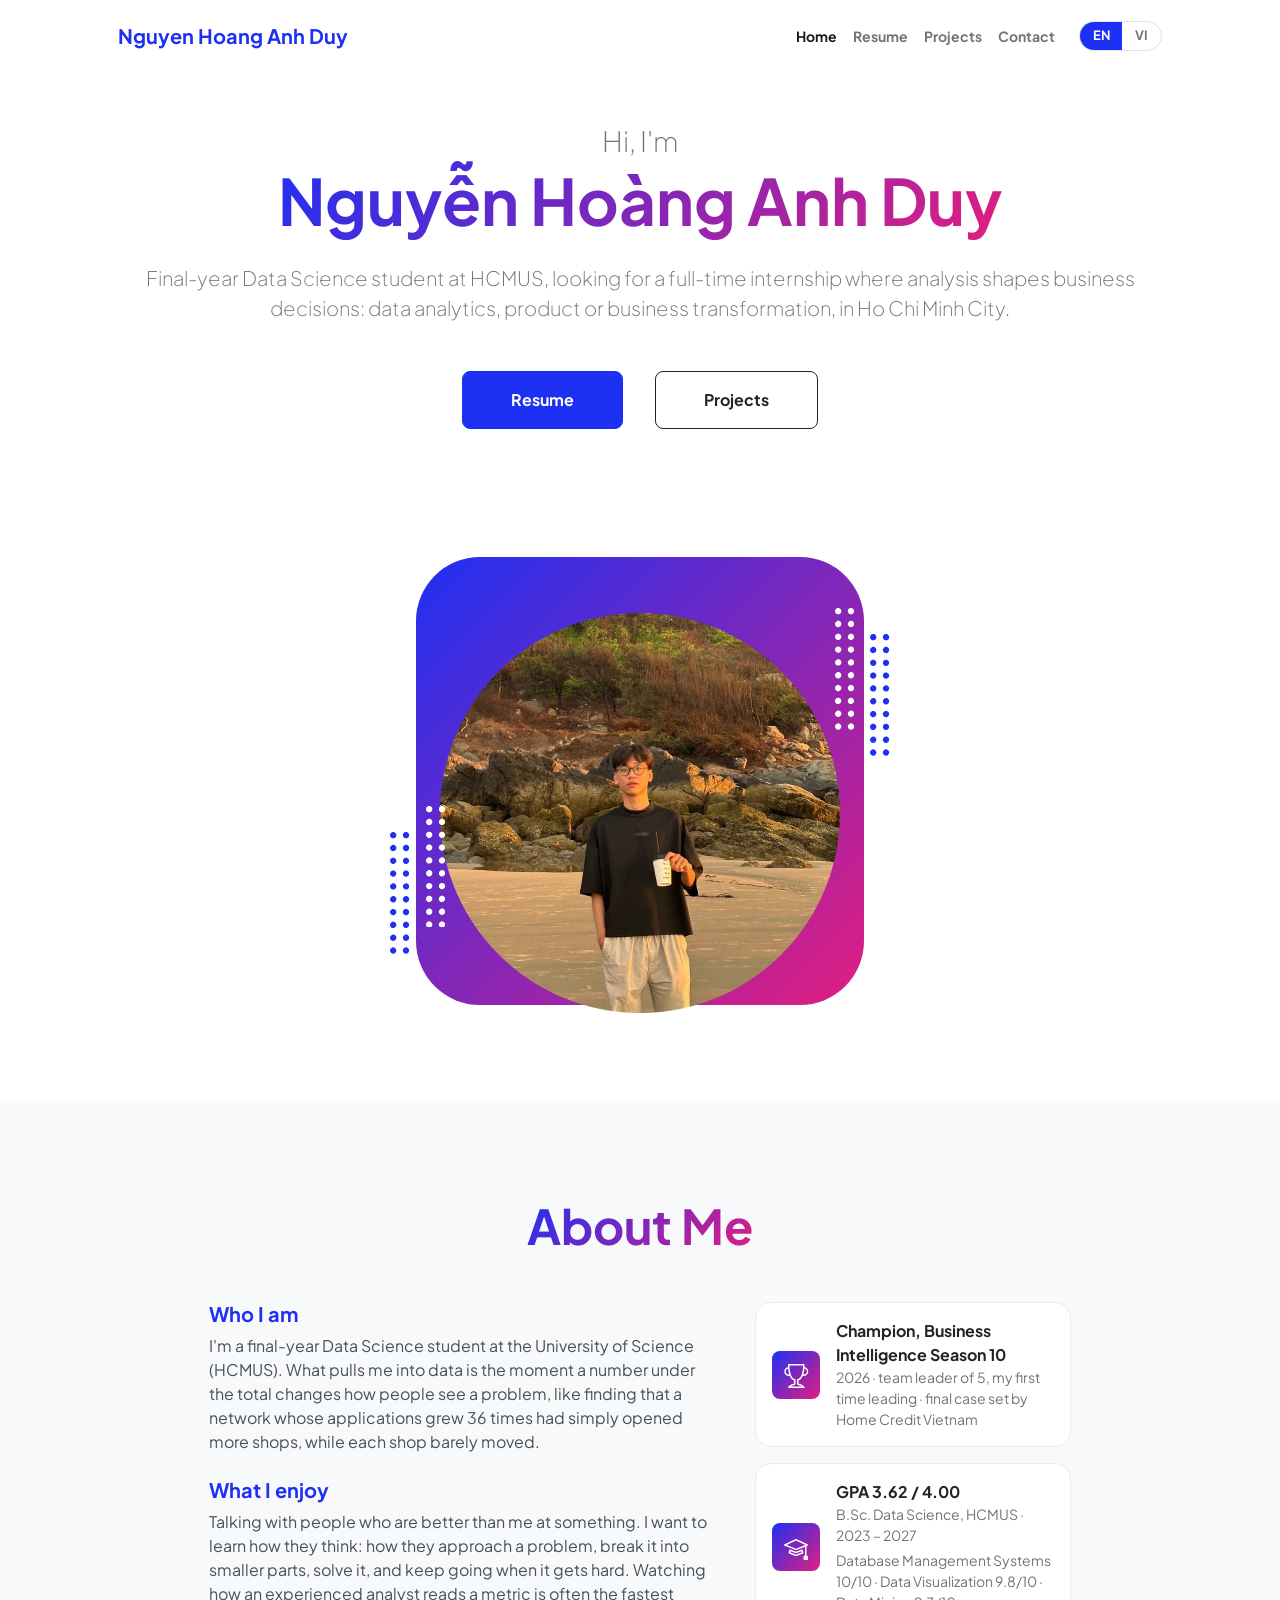
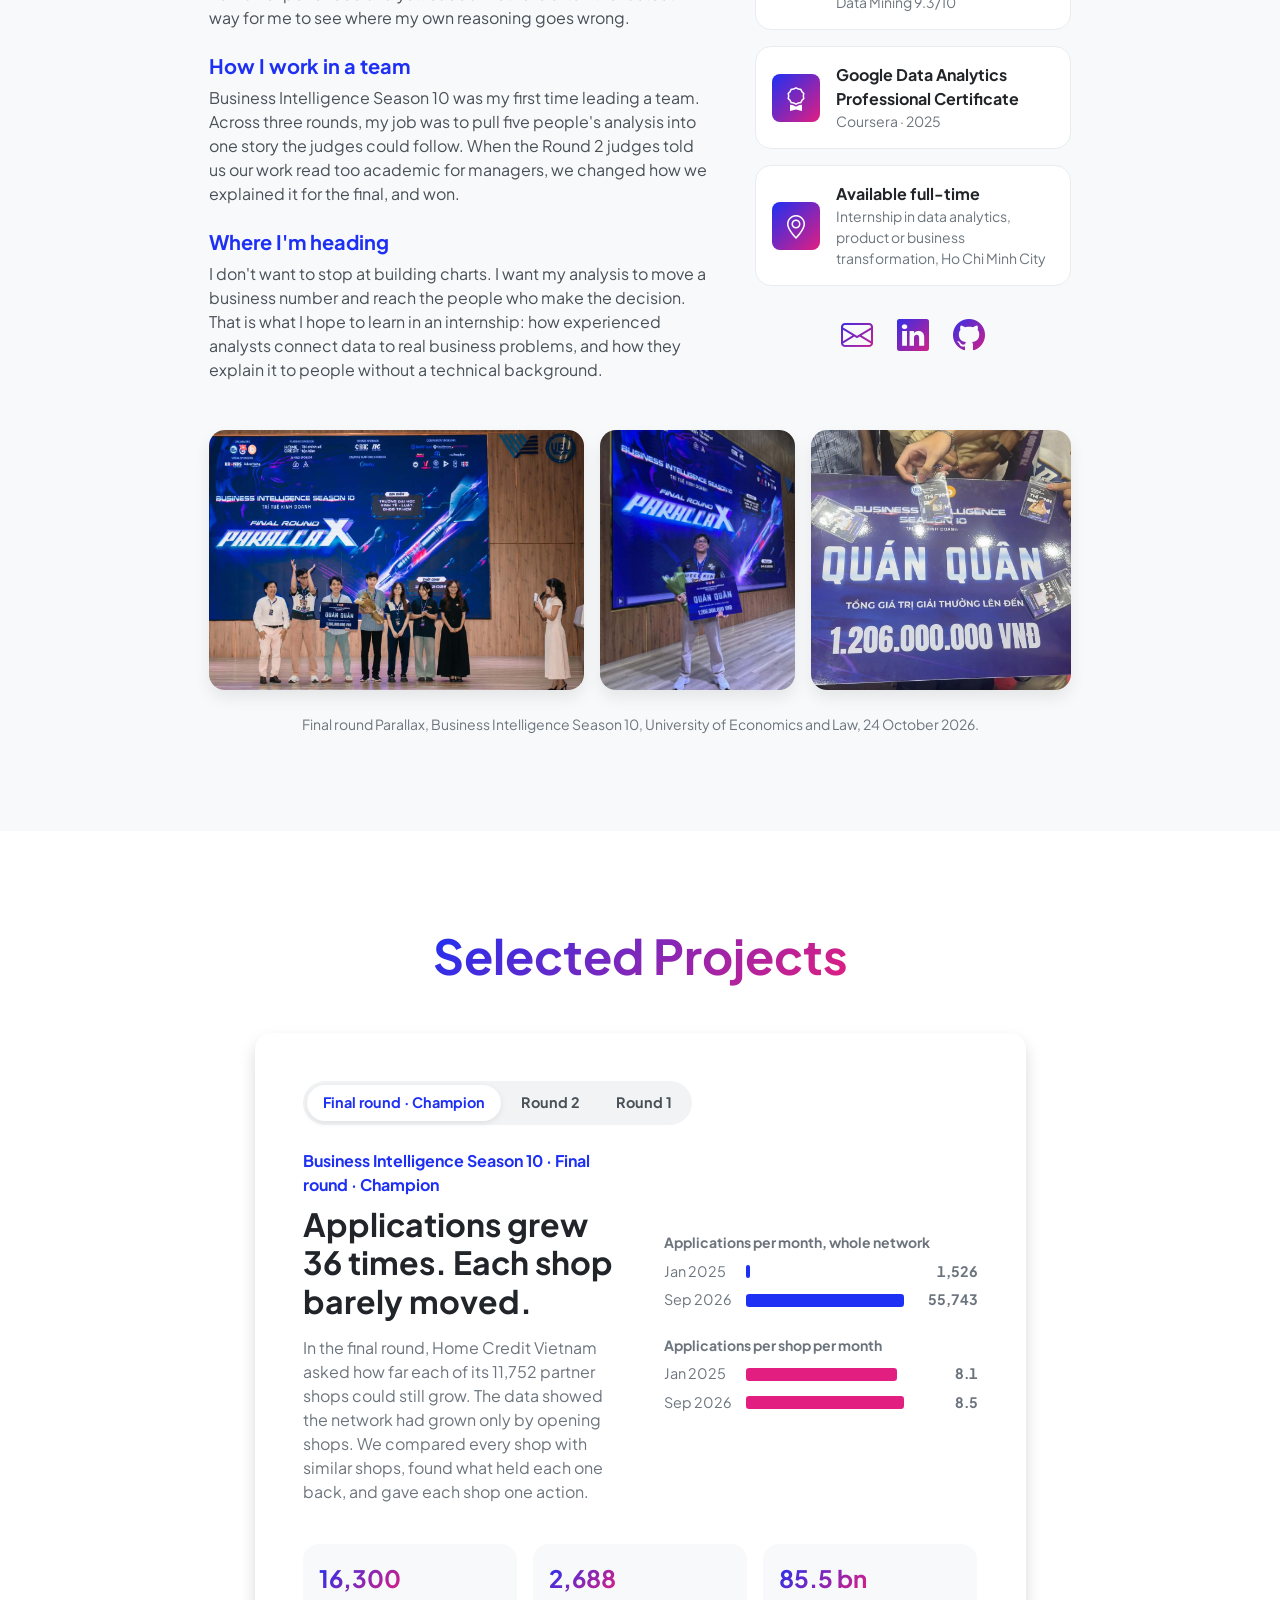
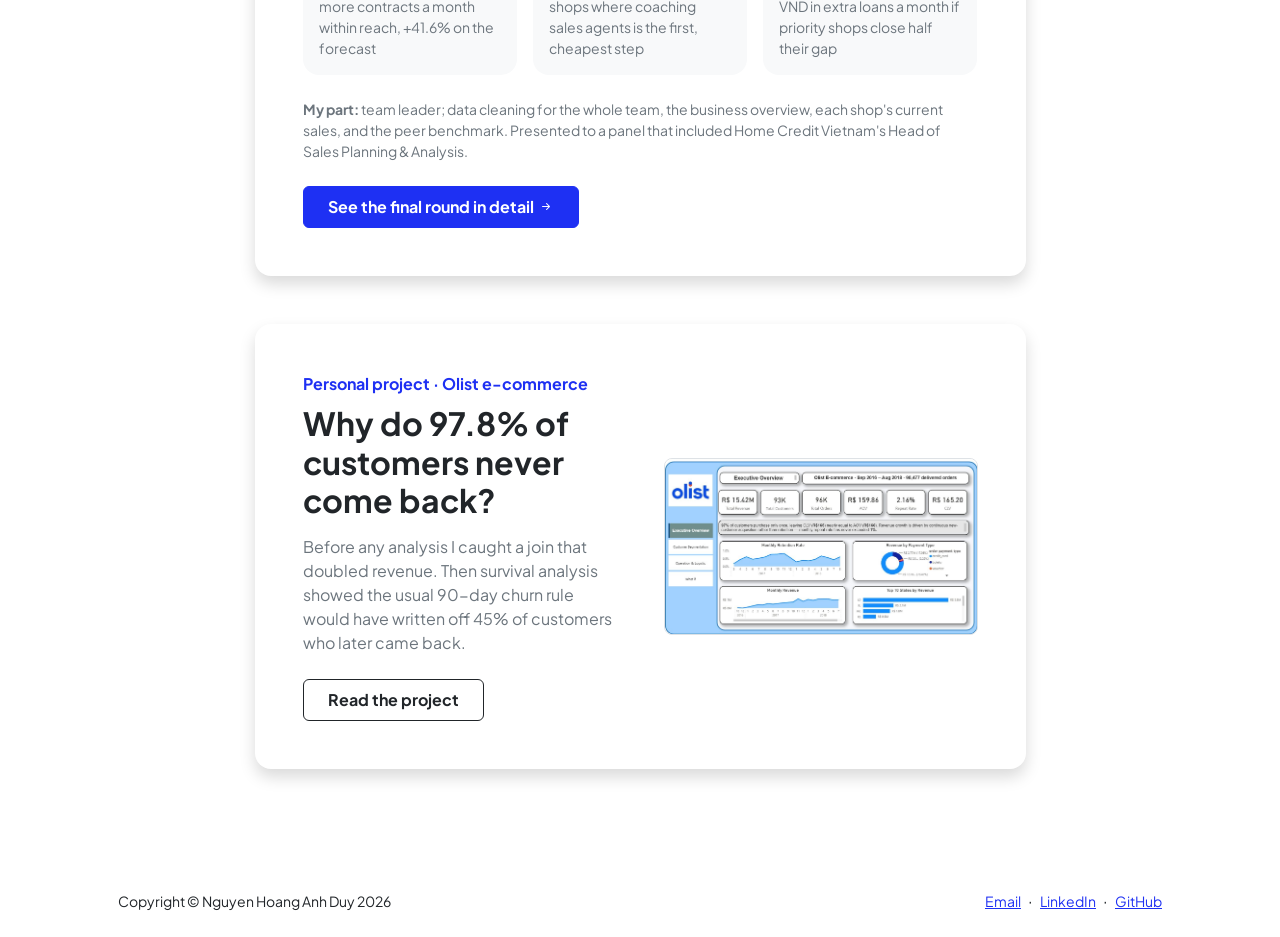
<file: index.html>
<!DOCTYPE html>
<html lang="en" data-lang="en">
    <head>
        <meta charset="utf-8" />
        <meta name="viewport" content="width=device-width, initial-scale=1, shrink-to-fit=no" />
        <meta name="description" content="Portfolio of Nguyen Hoang Anh Duy, final-year Data Science student at HCMUS looking for an internship in data analytics, product or business transformation in Ho Chi Minh City." />
        <meta name="author" content="Nguyen Hoang Anh Duy" />
        <title>Nguyen Hoang Anh Duy – Portfolio</title>
        <link rel="icon" type="image/x-icon" href="assets/favicon.ico" />
        <link rel="preconnect" href="https://fonts.googleapis.com" />
        <link rel="preconnect" href="https://fonts.gstatic.com" crossorigin />
        <link href="https://fonts.googleapis.com/css2?family=Plus+Jakarta+Sans:wght@300;400;500;600;700;800&amp;display=swap" rel="stylesheet" />
        <link href="https://cdn.jsdelivr.net/npm/bootstrap-icons@1.8.1/font/bootstrap-icons.css" rel="stylesheet" />
        <link href="css/styles.css" rel="stylesheet" />
        <link href="css/custom.css" rel="stylesheet" />
        <script>try{var l=localStorage.getItem('lang');if(l==='vi'||l==='en')document.documentElement.setAttribute('data-lang',l);}catch(e){}</script>
    </head>
    <body class="d-flex flex-column h-100">
        <main class="flex-shrink-0">
            <!-- Navigation-->
            <nav class="navbar navbar-expand-lg navbar-light bg-white py-3">
                <div class="container px-5">
                    <a class="navbar-brand" href="index.html"><span class="fw-bolder text-primary">Nguyen Hoang Anh Duy</span></a>
                    <div class="d-flex align-items-center order-lg-last ms-auto ms-lg-3">
                        <div class="langs" role="group" aria-label="Language">
                            <button type="button" data-set="en" aria-pressed="true">EN</button>
                            <button type="button" data-set="vi" aria-pressed="false">VI</button>
                        </div>
                        <button class="navbar-toggler ms-2" type="button" data-bs-toggle="collapse" data-bs-target="#navbarSupportedContent" aria-controls="navbarSupportedContent" aria-expanded="false" aria-label="Toggle navigation"><span class="navbar-toggler-icon"></span></button>
                    </div>
                    <div class="collapse navbar-collapse" id="navbarSupportedContent">
                        <ul class="navbar-nav ms-auto mb-2 mb-lg-0 small fw-bolder">
                            <li class="nav-item"><a class="nav-link active" aria-current="page" href="index.html"><span lang="en">Home</span><span lang="vi">Trang chủ</span></a></li>
                            <li class="nav-item"><a class="nav-link" href="resume.html"><span lang="en">Resume</span><span lang="vi">Hồ sơ</span></a></li>
                            <li class="nav-item"><a class="nav-link" href="projects.html"><span lang="en">Projects</span><span lang="vi">Dự án</span></a></li>
                            <li class="nav-item"><a class="nav-link" href="contact.html"><span lang="en">Contact</span><span lang="vi">Liên hệ</span></a></li>
                        </ul>
                    </div>
                </div>
            </nav>
            <!-- Header-->
            <header class="py-5">
                <div class="container px-5 pb-5">
                    <div class="row gx-5 align-items-center">
                        <div class="col-xxl-5">
                            <div class="text-center text-xxl-start">
                                <div class="fs-3 fw-light text-muted"><span lang="en">Hi, I'm</span><span lang="vi">Xin chào, mình là</span></div>
                                <h1 class="display-3 fw-bolder mb-4"><span class="text-gradient d-inline">Nguyễn Hoàng Anh Duy</span></h1>
                                <p class="fs-5 fw-light text-muted mb-5"><span lang="en">Final-year Data Science student at HCMUS, looking for a full-time internship where analysis shapes business decisions: data analytics, product or business transformation, in Ho Chi Minh City.</span><span lang="vi">Sinh viên năm cuối ngành Khoa học Dữ liệu, ĐH Khoa học Tự nhiên TP.HCM, đang tìm vị trí thực tập toàn thời gian tại TP.HCM, nơi kết quả phân tích được dùng để ra quyết định kinh doanh: phân tích dữ liệu, sản phẩm hoặc Business Transformation.</span></p>
                                <div class="d-grid gap-3 d-sm-flex justify-content-sm-center justify-content-xxl-start mb-3">
                                    <a class="btn btn-primary btn-lg px-5 py-3 me-sm-3 fs-6 fw-bolder" href="resume.html"><span lang="en">Resume</span><span lang="vi">Hồ sơ</span></a>
                                    <a class="btn btn-outline-dark btn-lg px-5 py-3 fs-6 fw-bolder" href="projects.html"><span lang="en">Projects</span><span lang="vi">Dự án</span></a>
                                </div>
                            </div>
                        </div>
                        <div class="col-xxl-7">
                            <div class="d-flex justify-content-center mt-5 mt-xxl-0">
                                <div class="profile bg-gradient-primary-to-secondary">
                                    <img class="profile-img" src="assets/profile.webp" width="400" height="400" alt="Nguyen Hoang Anh Duy" />
                                    <div class="dots-1">
                                        <!-- SVG Dots-->
                                        <svg version="1.1" xmlns="http://www.w3.org/2000/svg" xmlns:xlink="http://www.w3.org/1999/xlink" x="0px" y="0px" viewBox="0 0 191.6 1215.4" style="enable-background: new 0 0 191.6 1215.4" xml:space="preserve">
                                            <g transform="translate(0.000000,1280.000000) scale(0.100000,-0.100000)">
                                                <path d="M227.7,12788.6c-105-35-200-141-222-248c-43-206,163-412,369-369c155,32,275,190,260,339c-11,105-90,213-190,262        C383.7,12801.6,289.7,12808.6,227.7,12788.6z"></path>
                                                <path d="M1507.7,12788.6c-151-50-253-216-222-362c25-119,136-230,254-255c194-41,395,142,375,339c-11,105-90,213-190,262        C1663.7,12801.6,1569.7,12808.6,1507.7,12788.6z"></path>
                                                <path d="M227.7,11508.6c-105-35-200-141-222-248c-43-206,163-412,369-369c155,32,275,190,260,339c-11,105-90,213-190,262        C383.7,11521.6,289.7,11528.6,227.7,11508.6z"></path>
                                                <path d="M1507.7,11508.6c-151-50-253-216-222-362c25-119,136-230,254-255c194-41,395,142,375,339c-11,105-90,213-190,262        C1663.7,11521.6,1569.7,11528.6,1507.7,11508.6z"></path>
                                                <path d="M227.7,10228.6c-105-35-200-141-222-248c-43-206,163-412,369-369c155,32,275,190,260,339c-11,105-90,213-190,262        C383.7,10241.6,289.7,10248.6,227.7,10228.6z"></path>
                                                <path d="M1507.7,10228.6c-105-35-200-141-222-248c-43-206,163-412,369-369c155,32,275,190,260,339c-11,105-90,213-190,262        C1663.7,10241.6,1569.7,10248.6,1507.7,10228.6z"></path>
                                                <path d="M227.7,8948.6c-105-35-200-141-222-248c-43-206,163-412,369-369c155,32,275,190,260,339c-11,105-90,213-190,262        C383.7,8961.6,289.7,8968.6,227.7,8948.6z"></path>
                                                <path d="M1507.7,8948.6c-105-35-200-141-222-248c-43-206,163-412,369-369c155,32,275,190,260,339c-11,105-90,213-190,262        C1663.7,8961.6,1569.7,8968.6,1507.7,8948.6z"></path>
                                                <path d="M227.7,7668.6c-105-35-200-141-222-248c-43-206,163-412,369-369c155,32,275,190,260,339c-11,105-90,213-190,262        C383.7,7681.6,289.7,7688.6,227.7,7668.6z"></path>
                                                <path d="M1507.7,7668.6c-105-35-200-141-222-248c-43-206,163-412,369-369c155,32,275,190,260,339c-11,105-90,213-190,262        C1663.7,7681.6,1569.7,7688.6,1507.7,7668.6z"></path>
                                                <path d="M227.7,6388.6c-105-35-200-141-222-248c-43-206,163-412,369-369c155,32,275,190,260,339c-11,105-90,213-190,262        C383.7,6401.6,289.7,6408.6,227.7,6388.6z"></path>
                                                <path d="M1507.7,6388.6c-105-35-200-141-222-248c-43-206,163-412,369-369c155,32,275,190,260,339c-11,105-90,213-190,262        C1663.7,6401.6,1569.7,6408.6,1507.7,6388.6z"></path>
                                                <path d="M227.7,5108.6c-105-35-200-141-222-248c-43-206,163-412,369-369c155,32,275,190,260,339c-11,105-90,213-190,262        C383.7,5121.6,289.7,5128.6,227.7,5108.6z"></path>
                                                <path d="M1507.7,5108.6c-105-35-200-141-222-248c-43-206,163-412,369-369c155,32,275,190,260,339c-11,105-90,213-190,262        C1663.7,5121.6,1569.7,5128.6,1507.7,5108.6z"></path>
                                                <path d="M227.7,3828.6c-105-35-200-141-222-248c-43-206,163-412,369-369c155,32,275,190,260,339c-11,105-90,213-190,262        C383.7,3841.6,289.7,3848.6,227.7,3828.6z"></path>
                                                <path d="M1507.7,3828.6c-105-35-200-141-222-248c-43-206,163-412,369-369c155,32,275,190,260,339c-11,105-90,213-190,262        C1663.7,3841.6,1569.7,3848.6,1507.7,3828.6z"></path>
                                                <path d="M227.7,2548.6c-105-35-200-141-222-248c-43-206,163-412,369-369c155,32,275,190,260,339c-11,105-90,213-190,262        C383.7,2561.6,289.7,2568.6,227.7,2548.6z"></path>
                                                <path d="M1507.7,2548.6c-105-35-200-141-222-248c-43-206,163-412,369-369c155,32,275,190,260,339c-11,105-90,213-190,262        C1663.7,2561.6,1569.7,2568.6,1507.7,2548.6z"></path>
                                                <path d="M227.7,1268.6c-105-35-200-141-222-248c-43-206,163-412,369-369c155,32,275,190,260,339c-11,105-90,213-190,262        C383.7,1281.6,289.7,1288.6,227.7,1268.6z"></path>
                                                <path d="M1507.7,1268.6c-105-35-200-141-222-248c-43-206,163-412,369-369c155,32,275,190,260,339c-11,105-90,213-190,262        C1663.7,1281.6,1569.7,1288.6,1507.7,1268.6z"></path>
                                            </g>
                                        </svg>
                                        <!-- END of SVG dots-->
                                    </div>
                                    <div class="dots-2">
                                        <!-- SVG Dots-->
                                        <svg version="1.1" xmlns="http://www.w3.org/2000/svg" xmlns:xlink="http://www.w3.org/1999/xlink" x="0px" y="0px" viewBox="0 0 191.6 1215.4" style="enable-background: new 0 0 191.6 1215.4" xml:space="preserve">
                                            <g transform="translate(0.000000,1280.000000) scale(0.100000,-0.100000)">
                                                <path d="M227.7,12788.6c-105-35-200-141-222-248c-43-206,163-412,369-369c155,32,275,190,260,339c-11,105-90,213-190,262        C383.7,12801.6,289.7,12808.6,227.7,12788.6z"></path>
                                                <path d="M1507.7,12788.6c-151-50-253-216-222-362c25-119,136-230,254-255c194-41,395,142,375,339c-11,105-90,213-190,262        C1663.7,12801.6,1569.7,12808.6,1507.7,12788.6z"></path>
                                                <path d="M227.7,11508.6c-105-35-200-141-222-248c-43-206,163-412,369-369c155,32,275,190,260,339c-11,105-90,213-190,262        C383.7,11521.6,289.7,11528.6,227.7,11508.6z"></path>
                                                <path d="M1507.7,11508.6c-151-50-253-216-222-362c25-119,136-230,254-255c194-41,395,142,375,339c-11,105-90,213-190,262        C1663.7,11521.6,1569.7,11528.6,1507.7,11508.6z"></path>
                                                <path d="M227.7,10228.6c-105-35-200-141-222-248c-43-206,163-412,369-369c155,32,275,190,260,339c-11,105-90,213-190,262        C383.7,10241.6,289.7,10248.6,227.7,10228.6z"></path>
                                                <path d="M1507.7,10228.6c-105-35-200-141-222-248c-43-206,163-412,369-369c155,32,275,190,260,339c-11,105-90,213-190,262        C1663.7,10241.6,1569.7,10248.6,1507.7,10228.6z"></path>
                                                <path d="M227.7,8948.6c-105-35-200-141-222-248c-43-206,163-412,369-369c155,32,275,190,260,339c-11,105-90,213-190,262        C383.7,8961.6,289.7,8968.6,227.7,8948.6z"></path>
                                                <path d="M1507.7,8948.6c-105-35-200-141-222-248c-43-206,163-412,369-369c155,32,275,190,260,339c-11,105-90,213-190,262        C1663.7,8961.6,1569.7,8968.6,1507.7,8948.6z"></path>
                                                <path d="M227.7,7668.6c-105-35-200-141-222-248c-43-206,163-412,369-369c155,32,275,190,260,339c-11,105-90,213-190,262        C383.7,7681.6,289.7,7688.6,227.7,7668.6z"></path>
                                                <path d="M1507.7,7668.6c-105-35-200-141-222-248c-43-206,163-412,369-369c155,32,275,190,260,339c-11,105-90,213-190,262        C1663.7,7681.6,1569.7,7688.6,1507.7,7668.6z"></path>
                                                <path d="M227.7,6388.6c-105-35-200-141-222-248c-43-206,163-412,369-369c155,32,275,190,260,339c-11,105-90,213-190,262        C383.7,6401.6,289.7,6408.6,227.7,6388.6z"></path>
                                                <path d="M1507.7,6388.6c-105-35-200-141-222-248c-43-206,163-412,369-369c155,32,275,190,260,339c-11,105-90,213-190,262        C1663.7,6401.6,1569.7,6408.6,1507.7,6388.6z"></path>
                                                <path d="M227.7,5108.6c-105-35-200-141-222-248c-43-206,163-412,369-369c155,32,275,190,260,339c-11,105-90,213-190,262        C383.7,5121.6,289.7,5128.6,227.7,5108.6z"></path>
                                                <path d="M1507.7,5108.6c-105-35-200-141-222-248c-43-206,163-412,369-369c155,32,275,190,260,339c-11,105-90,213-190,262        C1663.7,5121.6,1569.7,5128.6,1507.7,5108.6z"></path>
                                                <path d="M227.7,3828.6c-105-35-200-141-222-248c-43-206,163-412,369-369c155,32,275,190,260,339c-11,105-90,213-190,262        C383.7,3841.6,289.7,3848.6,227.7,3828.6z"></path>
                                                <path d="M1507.7,3828.6c-105-35-200-141-222-248c-43-206,163-412,369-369c155,32,275,190,260,339c-11,105-90,213-190,262        C1663.7,3841.6,1569.7,3848.6,1507.7,3828.6z"></path>
                                                <path d="M227.7,2548.6c-105-35-200-141-222-248c-43-206,163-412,369-369c155,32,275,190,260,339c-11,105-90,213-190,262        C383.7,2561.6,289.7,2568.6,227.7,2548.6z"></path>
                                                <path d="M1507.7,2548.6c-105-35-200-141-222-248c-43-206,163-412,369-369c155,32,275,190,260,339c-11,105-90,213-190,262        C1663.7,2561.6,1569.7,2568.6,1507.7,2548.6z"></path>
                                                <path d="M227.7,1268.6c-105-35-200-141-222-248c-43-206,163-412,369-369c155,32,275,190,260,339c-11,105-90,213-190,262        C383.7,1281.6,289.7,1288.6,227.7,1268.6z"></path>
                                                <path d="M1507.7,1268.6c-105-35-200-141-222-248c-43-206,163-412,369-369c155,32,275,190,260,339c-11,105-90,213-190,262        C1663.7,1281.6,1569.7,1288.6,1507.7,1268.6z"></path>
                                            </g>
                                        </svg>
                                        <!-- END of SVG dots-->
                                    </div>
                                    <div class="dots-3">
                                        <!-- SVG Dots-->
                                        <svg version="1.1" xmlns="http://www.w3.org/2000/svg" xmlns:xlink="http://www.w3.org/1999/xlink" x="0px" y="0px" viewBox="0 0 191.6 1215.4" style="enable-background: new 0 0 191.6 1215.4" xml:space="preserve">
                                            <g transform="translate(0.000000,1280.000000) scale(0.100000,-0.100000)">
                                                <path d="M227.7,12788.6c-105-35-200-141-222-248c-43-206,163-412,369-369c155,32,275,190,260,339c-11,105-90,213-190,262        C383.7,12801.6,289.7,12808.6,227.7,12788.6z"></path>
                                                <path d="M1507.7,12788.6c-151-50-253-216-222-362c25-119,136-230,254-255c194-41,395,142,375,339c-11,105-90,213-190,262        C1663.7,12801.6,1569.7,12808.6,1507.7,12788.6z"></path>
                                                <path d="M227.7,11508.6c-105-35-200-141-222-248c-43-206,163-412,369-369c155,32,275,190,260,339c-11,105-90,213-190,262        C383.7,11521.6,289.7,11528.6,227.7,11508.6z"></path>
                                                <path d="M1507.7,11508.6c-151-50-253-216-222-362c25-119,136-230,254-255c194-41,395,142,375,339c-11,105-90,213-190,262        C1663.7,11521.6,1569.7,11528.6,1507.7,11508.6z"></path>
                                                <path d="M227.7,10228.6c-105-35-200-141-222-248c-43-206,163-412,369-369c155,32,275,190,260,339c-11,105-90,213-190,262        C383.7,10241.6,289.7,10248.6,227.7,10228.6z"></path>
                                                <path d="M1507.7,10228.6c-105-35-200-141-222-248c-43-206,163-412,369-369c155,32,275,190,260,339c-11,105-90,213-190,262        C1663.7,10241.6,1569.7,10248.6,1507.7,10228.6z"></path>
                                                <path d="M227.7,8948.6c-105-35-200-141-222-248c-43-206,163-412,369-369c155,32,275,190,260,339c-11,105-90,213-190,262        C383.7,8961.6,289.7,8968.6,227.7,8948.6z"></path>
                                                <path d="M1507.7,8948.6c-105-35-200-141-222-248c-43-206,163-412,369-369c155,32,275,190,260,339c-11,105-90,213-190,262        C1663.7,8961.6,1569.7,8968.6,1507.7,8948.6z"></path>
                                                <path d="M227.7,7668.6c-105-35-200-141-222-248c-43-206,163-412,369-369c155,32,275,190,260,339c-11,105-90,213-190,262        C383.7,7681.6,289.7,7688.6,227.7,7668.6z"></path>
                                                <path d="M1507.7,7668.6c-105-35-200-141-222-248c-43-206,163-412,369-369c155,32,275,190,260,339c-11,105-90,213-190,262        C1663.7,7681.6,1569.7,7688.6,1507.7,7668.6z"></path>
                                                <path d="M227.7,6388.6c-105-35-200-141-222-248c-43-206,163-412,369-369c155,32,275,190,260,339c-11,105-90,213-190,262        C383.7,6401.6,289.7,6408.6,227.7,6388.6z"></path>
                                                <path d="M1507.7,6388.6c-105-35-200-141-222-248c-43-206,163-412,369-369c155,32,275,190,260,339c-11,105-90,213-190,262        C1663.7,6401.6,1569.7,6408.6,1507.7,6388.6z"></path>
                                                <path d="M227.7,5108.6c-105-35-200-141-222-248c-43-206,163-412,369-369c155,32,275,190,260,339c-11,105-90,213-190,262        C383.7,5121.6,289.7,5128.6,227.7,5108.6z"></path>
                                                <path d="M1507.7,5108.6c-105-35-200-141-222-248c-43-206,163-412,369-369c155,32,275,190,260,339c-11,105-90,213-190,262        C1663.7,5121.6,1569.7,5128.6,1507.7,5108.6z"></path>
                                                <path d="M227.7,3828.6c-105-35-200-141-222-248c-43-206,163-412,369-369c155,32,275,190,260,339c-11,105-90,213-190,262        C383.7,3841.6,289.7,3848.6,227.7,3828.6z"></path>
                                                <path d="M1507.7,3828.6c-105-35-200-141-222-248c-43-206,163-412,369-369c155,32,275,190,260,339c-11,105-90,213-190,262        C1663.7,3841.6,1569.7,3848.6,1507.7,3828.6z"></path>
                                                <path d="M227.7,2548.6c-105-35-200-141-222-248c-43-206,163-412,369-369c155,32,275,190,260,339c-11,105-90,213-190,262        C383.7,2561.6,289.7,2568.6,227.7,2548.6z"></path>
                                                <path d="M1507.7,2548.6c-105-35-200-141-222-248c-43-206,163-412,369-369c155,32,275,190,260,339c-11,105-90,213-190,262        C1663.7,2561.6,1569.7,2568.6,1507.7,2548.6z"></path>
                                                <path d="M227.7,1268.6c-105-35-200-141-222-248c-43-206,163-412,369-369c155,32,275,190,260,339c-11,105-90,213-190,262        C383.7,1281.6,289.7,1288.6,227.7,1268.6z"></path>
                                                <path d="M1507.7,1268.6c-105-35-200-141-222-248c-43-206,163-412,369-369c155,32,275,190,260,339c-11,105-90,213-190,262        C1663.7,1281.6,1569.7,1288.6,1507.7,1268.6z"></path>
                                            </g>
                                        </svg>
                                        <!-- END of SVG dots-->
                                    </div>
                                    <div class="dots-4">
                                        <!-- SVG Dots-->
                                        <svg version="1.1" xmlns="http://www.w3.org/2000/svg" xmlns:xlink="http://www.w3.org/1999/xlink" x="0px" y="0px" viewBox="0 0 191.6 1215.4" style="enable-background: new 0 0 191.6 1215.4" xml:space="preserve">
                                            <g transform="translate(0.000000,1280.000000) scale(0.100000,-0.100000)">
                                                <path d="M227.7,12788.6c-105-35-200-141-222-248c-43-206,163-412,369-369c155,32,275,190,260,339c-11,105-90,213-190,262        C383.7,12801.6,289.7,12808.6,227.7,12788.6z"></path>
                                                <path d="M1507.7,12788.6c-151-50-253-216-222-362c25-119,136-230,254-255c194-41,395,142,375,339c-11,105-90,213-190,262        C1663.7,12801.6,1569.7,12808.6,1507.7,12788.6z"></path>
                                                <path d="M227.7,11508.6c-105-35-200-141-222-248c-43-206,163-412,369-369c155,32,275,190,260,339c-11,105-90,213-190,262        C383.7,11521.6,289.7,11528.6,227.7,11508.6z"></path>
                                                <path d="M1507.7,11508.6c-151-50-253-216-222-362c25-119,136-230,254-255c194-41,395,142,375,339c-11,105-90,213-190,262        C1663.7,11521.6,1569.7,11528.6,1507.7,11508.6z"></path>
                                                <path d="M227.7,10228.6c-105-35-200-141-222-248c-43-206,163-412,369-369c155,32,275,190,260,339c-11,105-90,213-190,262        C383.7,10241.6,289.7,10248.6,227.7,10228.6z"></path>
                                                <path d="M1507.7,10228.6c-105-35-200-141-222-248c-43-206,163-412,369-369c155,32,275,190,260,339c-11,105-90,213-190,262        C1663.7,10241.6,1569.7,10248.6,1507.7,10228.6z"></path>
                                                <path d="M227.7,8948.6c-105-35-200-141-222-248c-43-206,163-412,369-369c155,32,275,190,260,339c-11,105-90,213-190,262        C383.7,8961.6,289.7,8968.6,227.7,8948.6z"></path>
                                                <path d="M1507.7,8948.6c-105-35-200-141-222-248c-43-206,163-412,369-369c155,32,275,190,260,339c-11,105-90,213-190,262        C1663.7,8961.6,1569.7,8968.6,1507.7,8948.6z"></path>
                                                <path d="M227.7,7668.6c-105-35-200-141-222-248c-43-206,163-412,369-369c155,32,275,190,260,339c-11,105-90,213-190,262        C383.7,7681.6,289.7,7688.6,227.7,7668.6z"></path>
                                                <path d="M1507.7,7668.6c-105-35-200-141-222-248c-43-206,163-412,369-369c155,32,275,190,260,339c-11,105-90,213-190,262        C1663.7,7681.6,1569.7,7688.6,1507.7,7668.6z"></path>
                                                <path d="M227.7,6388.6c-105-35-200-141-222-248c-43-206,163-412,369-369c155,32,275,190,260,339c-11,105-90,213-190,262        C383.7,6401.6,289.7,6408.6,227.7,6388.6z"></path>
                                                <path d="M1507.7,6388.6c-105-35-200-141-222-248c-43-206,163-412,369-369c155,32,275,190,260,339c-11,105-90,213-190,262        C1663.7,6401.6,1569.7,6408.6,1507.7,6388.6z"></path>
                                                <path d="M227.7,5108.6c-105-35-200-141-222-248c-43-206,163-412,369-369c155,32,275,190,260,339c-11,105-90,213-190,262        C383.7,5121.6,289.7,5128.6,227.7,5108.6z"></path>
                                                <path d="M1507.7,5108.6c-105-35-200-141-222-248c-43-206,163-412,369-369c155,32,275,190,260,339c-11,105-90,213-190,262        C1663.7,5121.6,1569.7,5128.6,1507.7,5108.6z"></path>
                                                <path d="M227.7,3828.6c-105-35-200-141-222-248c-43-206,163-412,369-369c155,32,275,190,260,339c-11,105-90,213-190,262        C383.7,3841.6,289.7,3848.6,227.7,3828.6z"></path>
                                                <path d="M1507.7,3828.6c-105-35-200-141-222-248c-43-206,163-412,369-369c155,32,275,190,260,339c-11,105-90,213-190,262        C1663.7,3841.6,1569.7,3848.6,1507.7,3828.6z"></path>
                                                <path d="M227.7,2548.6c-105-35-200-141-222-248c-43-206,163-412,369-369c155,32,275,190,260,339c-11,105-90,213-190,262        C383.7,2561.6,289.7,2568.6,227.7,2548.6z"></path>
                                                <path d="M1507.7,2548.6c-105-35-200-141-222-248c-43-206,163-412,369-369c155,32,275,190,260,339c-11,105-90,213-190,262        C1663.7,2561.6,1569.7,2568.6,1507.7,2548.6z"></path>
                                                <path d="M227.7,1268.6c-105-35-200-141-222-248c-43-206,163-412,369-369c155,32,275,190,260,339c-11,105-90,213-190,262        C383.7,1281.6,289.7,1288.6,227.7,1268.6z"></path>
                                                <path d="M1507.7,1268.6c-105-35-200-141-222-248c-43-206,163-412,369-369c155,32,275,190,260,339c-11,105-90,213-190,262        C1663.7,1281.6,1569.7,1288.6,1507.7,1268.6z"></path>
                                            </g>
                                        </svg>
                                        <!-- END of SVG dots-->
                                    </div>
                                </div>
                            </div>
                        </div>
                    </div>
                </div>
            </header>
            <!-- About Section-->
            <section class="bg-light py-5">
                <div class="container px-5">
                    <div class="text-center mt-5 mb-5">
                        <h2 class="display-5 fw-bolder mb-0"><span class="text-gradient d-inline"><span lang="en">About Me</span><span lang="vi">Về mình</span></span></h2>
                    </div>
                    <div class="row gx-5 justify-content-center mb-5">
                        <div class="col-lg-7 col-xl-6 mb-5 mb-lg-0 about-text">
                            <h3 class="h5 fw-bolder text-primary"><span lang="en">Who I am</span><span lang="vi">Mình là ai</span></h3>
                            <p lang="en">I'm a final-year Data Science student at the University of Science (HCMUS). What pulls me into data is the moment a number under the total changes how people see a problem, like finding that a network whose applications grew 36 times had simply opened more shops, while each shop barely moved.</p>
                            <p lang="vi">Mình là sinh viên năm cuối ngành Khoa học Dữ liệu tại ĐH Khoa học Tự nhiên TP.HCM. Điều cuốn mình vào dữ liệu là lúc một con số nằm dưới con số tổng làm người ta nhìn vấn đề khác đi, như khi phát hiện một mạng lưới có số hồ sơ tăng 36 lần thực ra chỉ là mở thêm shop, còn từng shop gần như đứng yên.</p>
                            <h3 class="h5 fw-bolder text-primary mt-4"><span lang="en">What I enjoy</span><span lang="vi">Điều mình thích</span></h3>
                            <p lang="en">Talking with people who are better than me at something. I want to learn how they think: how they approach a problem, break it into smaller parts, solve it, and keep going when it gets hard. Watching how an experienced analyst reads a metric is often the fastest way for me to see where my own reasoning goes wrong.</p>
                            <p lang="vi">Trò chuyện với những người giỏi hơn mình. Mình muốn học cách họ tư duy: cách họ tiếp cận một vấn đề, chia nó thành các phần nhỏ, giải quyết, và cách họ đối mặt khi gặp khó khăn. Xem một người làm phân tích có kinh nghiệm đọc một chỉ số thường là cách nhanh nhất để mình thấy chỗ suy luận của mình đang sai.</p>
                            <h3 class="h5 fw-bolder text-primary mt-4"><span lang="en">How I work in a team</span><span lang="vi">Mình làm việc nhóm thế nào</span></h3>
                            <p lang="en">Business Intelligence Season 10 was my first time leading a team. Across three rounds, my job was to pull five people's analysis into one story the judges could follow. When the Round 2 judges told us our work read too academic for managers, we changed how we explained it for the final, and won.</p>
                            <p lang="vi">Business Intelligence Season 10 là lần đầu mình làm trưởng nhóm. Qua ba vòng, việc của mình là ghép phần phân tích của năm người thành một câu chuyện mà giám khảo theo được. Khi giám khảo vòng 2 nhận xét bài của nhóm quá học thuật với người quản lý, nhóm đã đổi cách giải thích cho vòng chung kết, và vô địch.</p>
                            <h3 class="h5 fw-bolder text-primary mt-4"><span lang="en">Where I'm heading</span><span lang="vi">Mình muốn đi đến đâu</span></h3>
                            <p class="mb-0" lang="en">I don't want to stop at building charts. I want my analysis to move a business number and reach the people who make the decision. That is what I hope to learn in an internship: how experienced analysts connect data to real business problems, and how they explain it to people without a technical background.</p>
                            <p class="mb-0" lang="vi">Mình không muốn dừng ở việc dựng biểu đồ. Mình muốn phân tích của mình làm thay đổi một chỉ số kinh doanh và đến được tay người ra quyết định. Đó là điều mình mong học được khi đi thực tập: cách người làm phân tích có kinh nghiệm nối dữ liệu với bài toán kinh doanh thật, và cách họ giải thích cho người không có nền tảng kỹ thuật.</p>
                        </div>
                        <div class="col-lg-5 col-xl-4">
                            <div class="d-grid gap-3">
                                <div class="hl d-flex align-items-center bg-white rounded-4 p-3">
                                    <div class="feature bg-primary bg-gradient-primary-to-secondary text-white rounded-3 me-3 flex-shrink-0"><i class="bi bi-trophy"></i></div>
                                    <div><div class="fw-bolder"><span lang="en">Champion, Business Intelligence Season 10</span><span lang="vi">Quán quân Business Intelligence Season 10</span></div><div class="small text-muted"><span lang="en">2026 &middot; team leader of 5, my first time leading &middot; final case set by Home Credit Vietnam</span><span lang="vi">2026 &middot; trưởng nhóm 5 người, lần đầu làm trưởng nhóm &middot; đề chung kết do Home Credit Vietnam ra</span></div></div>
                                </div>
                                <div class="hl d-flex align-items-center bg-white rounded-4 p-3">
                                    <div class="feature bg-primary bg-gradient-primary-to-secondary text-white rounded-3 me-3 flex-shrink-0"><i class="bi bi-mortarboard"></i></div>
                                    <div><div class="fw-bolder"><span lang="en">GPA 3.62 / 4.00</span><span lang="vi">GPA 3,62 / 4,00</span></div><div class="small text-muted"><span lang="en">B.Sc. Data Science, HCMUS &middot; 2023 – 2027</span><span lang="vi">Cử nhân Khoa học Dữ liệu, ĐH KHTN &middot; 2023 – 2027</span></div><div class="small text-muted mt-1"><span lang="en">Database Management Systems 10/10 &middot; Data Visualization 9.8/10 &middot; Data Mining 9.3/10</span><span lang="vi">Hệ quản trị cơ sở dữ liệu 10/10 &middot; Trực quan hóa dữ liệu 9,8/10 &middot; Khai thác dữ liệu 9,3/10</span></div></div>
                                </div>
                                <div class="hl d-flex align-items-center bg-white rounded-4 p-3">
                                    <div class="feature bg-primary bg-gradient-primary-to-secondary text-white rounded-3 me-3 flex-shrink-0"><i class="bi bi-award"></i></div>
                                    <div><div class="fw-bolder">Google Data Analytics Professional Certificate</div><div class="small text-muted">Coursera &middot; 2025</div></div>
                                </div>
                                <div class="hl d-flex align-items-center bg-white rounded-4 p-3">
                                    <div class="feature bg-primary bg-gradient-primary-to-secondary text-white rounded-3 me-3 flex-shrink-0"><i class="bi bi-geo-alt"></i></div>
                                    <div><div class="fw-bolder"><span lang="en">Available full-time</span><span lang="vi">Có thể làm toàn thời gian</span></div><div class="small text-muted"><span lang="en">Internship in data analytics, product or business transformation, Ho Chi Minh City</span><span lang="vi">Thực tập phân tích dữ liệu, sản phẩm hoặc Business Transformation tại TP.HCM</span></div></div>
                                </div>
                            </div>
                            <div class="mt-4"><div class="d-flex justify-content-center fs-2 gap-4">
                                    <a class="text-gradient" href="mailto:nguyenhoanganhduy2005@gmail.com" aria-label="Email"><i class="bi bi-envelope"></i></a>
                                    <a class="text-gradient" href="https://www.linkedin.com/in/anhduy-nguyenhoang" aria-label="LinkedIn"><i class="bi bi-linkedin"></i></a>
                                    <a class="text-gradient" href="https://github.com/nhaduy-data" aria-label="GitHub"><i class="bi bi-github"></i></a>
                                </div></div>
                        </div>
                    </div>
                    <div class="row gx-5 justify-content-center">
                        <div class="col-xl-10">
                            <div class="win-gallery mb-4">
                                <figure class="g-stage"><a href="assets/win_stage.jpg"><img src="assets/win_stage.jpg" width="1200" height="832" loading="lazy" alt="The team on stage receiving the Champion award at the Business Intelligence Season 10 final, 24 October 2026." /></a></figure>
                                <figure class="g-solo"><a href="assets/win_solo.jpg"><img src="assets/win_solo.jpg" width="900" height="1200" loading="lazy" alt="Duy holding the Champion board in front of the Final Round Parallax screen." /></a></figure>
                                <figure class="g-board"><a href="assets/win_board.jpg"><img src="assets/win_board.jpg" width="900" height="900" loading="lazy" alt="The Champion board with the team's contestant badges laid on it." /></a></figure>
                            </div>
                            <p class="small text-muted text-center mb-5"><span lang="en">Final round Parallax, Business Intelligence Season 10, University of Economics and Law, 24 October 2026.</span><span lang="vi">Vòng chung kết Parallax, Business Intelligence Season 10, ĐH Kinh tế – Luật, ngày 24/10/2026.</span></p>
                        </div>
                    </div>
                </div>
            </section>
            <!-- Featured projects-->
            <section class="py-5">
                <div class="container px-5 my-5">
                    <div class="text-center mb-5">
                        <h2 class="display-5 fw-bolder mb-0"><span class="text-gradient d-inline"><span lang="en">Selected Projects</span><span lang="vi">Dự án tiêu biểu</span></span></h2>
                    </div>
                    <div class="row gx-5 justify-content-center">
                        <div class="col-lg-11 col-xl-9 col-xxl-8">
                            <div class="card shadow border-0 rounded-4 mb-5">
                                <div class="card-body p-5">
                                <div class="segs mb-4" role="tablist" aria-label="Business Intelligence Season 10 rounds">
                                    <button type="button" class="seg" role="tab" id="tab-final" aria-controls="panel-final" aria-selected="true"><span lang="en">Final round &middot; Champion</span><span lang="vi">Chung kết &middot; Quán quân</span></button>
                                    <button type="button" class="seg" role="tab" id="tab-round2" aria-controls="panel-round2" aria-selected="false" tabindex="-1"><span lang="en">Round 2</span><span lang="vi">Vòng 2</span></button>
                                    <button type="button" class="seg" role="tab" id="tab-round1" aria-controls="panel-round1" aria-selected="false" tabindex="-1"><span lang="en">Round 1</span><span lang="vi">Vòng 1</span></button>
                                </div>
                                <div class="round-pane" id="panel-final" role="tabpanel" aria-labelledby="tab-final">
                                    <div class="row gx-5 align-items-center">
                                        <div class="col-lg-6 mb-4 mb-lg-0">
                                            <div class="text-primary fw-bolder mb-2"><span lang="en">Business Intelligence Season 10 &middot; Final round &middot; Champion</span><span lang="vi">Business Intelligence Season 10 &middot; Chung kết &middot; Quán quân</span></div>
                                            <h2 class="fw-bolder mb-3" lang="en">Applications grew 36 times. Each shop barely moved.</h2>
                                            <h2 class="fw-bolder mb-3" lang="vi">Số hồ sơ tăng 36 lần. Từng shop gần như đứng yên.</h2>
                                            <p class="text-muted mb-0" lang="en">In the final round, Home Credit Vietnam asked how far each of its 11,752 partner shops could still grow. The data showed the network had grown only by opening shops. We compared every shop with similar shops, found what held each one back, and gave each shop one action.</p>
                                            <p class="text-muted mb-0" lang="vi">Ở vòng chung kết, Home Credit Vietnam đặt câu hỏi mỗi shop trong 11.752 shop đối tác còn tăng được bao nhiêu. Dữ liệu cho thấy mạng lưới chỉ tăng nhờ mở thêm shop. Nhóm so từng shop với các shop giống nó, tìm ra điều đang kìm mỗi shop, và đề xuất cho mỗi shop một hành động.</p>
                                        </div>
                                        <div class="col-lg-6">
                                            <figure class="split m-0">
                                                <div class="small fw-bolder text-muted mb-1"><span lang="en">Applications per month, whole network</span><span lang="vi">Số hồ sơ mỗi tháng, toàn mạng lưới</span></div>
                                                <div class="srow"><span><span lang="en">Jan 2025</span><span lang="vi">T1/2025</span></span><div><div class="bar bar-a" style="width:2.7%"></div></div><b><span lang="en">1,526</span><span lang="vi">1.526</span></b></div>
                                                <div class="srow"><span><span lang="en">Sep 2026</span><span lang="vi">T9/2026</span></span><div><div class="bar bar-a" style="width:100%"></div></div><b><span lang="en">55,743</span><span lang="vi">55.743</span></b></div>
                                                <div class="mb-4"></div>
                                                <div class="small fw-bolder text-muted mb-1"><span lang="en">Applications per shop per month</span><span lang="vi">Số hồ sơ mỗi shop mỗi tháng</span></div>
                                                <div class="srow"><span><span lang="en">Jan 2025</span><span lang="vi">T1/2025</span></span><div><div class="bar bar-b" style="width:95.3%"></div></div><b><span lang="en">8.1</span><span lang="vi">8,1</span></b></div>
                                                <div class="srow"><span><span lang="en">Sep 2026</span><span lang="vi">T9/2026</span></span><div><div class="bar bar-b" style="width:100%"></div></div><b><span lang="en">8.5</span><span lang="vi">8,5</span></b></div>
                                            </figure>
                                        </div>
                                    </div>
                                    <div class="row row-cols-1 row-cols-md-3 g-3 mt-4">
                                        <div class="col"><div class="bg-light rounded-4 p-3 h-100"><div class="fs-4 fw-bolder text-gradient d-inline-block"><span lang="en">16,300</span><span lang="vi">16.300</span></div><div class="small text-muted"><span lang="en">more contracts a month within reach, +41.6% on the forecast</span><span lang="vi">hợp đồng mỗi tháng có thể đạt thêm, cao hơn dự báo 41,6%</span></div></div></div>
                                        <div class="col"><div class="bg-light rounded-4 p-3 h-100"><div class="fs-4 fw-bolder text-gradient d-inline-block"><span lang="en">2,688</span><span lang="vi">2.688</span></div><div class="small text-muted"><span lang="en">shops where coaching sales agents is the first, cheapest step</span><span lang="vi">shop nên kèm cặp nhân viên bán hàng trước, cách rẻ nhất</span></div></div></div>
                                        <div class="col"><div class="bg-light rounded-4 p-3 h-100"><div class="fs-4 fw-bolder text-gradient d-inline-block"><span lang="en">85.5 bn</span><span lang="vi">85,5 tỷ</span></div><div class="small text-muted"><span lang="en">VND in extra loans a month if priority shops close half their gap</span><span lang="vi">đồng tiền cho vay thêm mỗi tháng nếu shop ưu tiên thu hẹp một nửa phần chênh</span></div></div></div>
                                    </div>
                                    <p class="small text-muted mt-4 mb-4" lang="en"><strong>My part:</strong> team leader; data cleaning for the whole team, the business overview, each shop's current sales, and the peer benchmark. Presented to a panel that included Home Credit Vietnam's Head of Sales Planning &amp; Analysis.</p>
                                    <p class="small text-muted mt-4 mb-4" lang="vi"><strong>Phần của mình:</strong> trưởng nhóm; làm sạch dữ liệu cho cả nhóm, bức tranh tổng quan kinh doanh, doanh số hiện tại của từng shop, và phần so sánh với shop cùng loại. Thuyết trình trước ban giám khảo có Trưởng bộ phận Sales Planning &amp; Analysis của Home Credit Vietnam.</p>
                                    <a class="btn btn-primary px-4 py-2 fw-bolder" href="projects.html#final"><span lang="en">See the final round in detail</span><span lang="vi">Xem chi tiết vòng chung kết</span><i class="bi bi-arrow-right-short ms-1"></i></a>
                                </div>
                                <div class="round-pane" id="panel-round2" role="tabpanel" aria-labelledby="tab-round2" hidden>
                                    <div class="row gx-5 align-items-center">
                                        <div class="col-lg-6 mb-4 mb-lg-0">
                                            <div class="text-primary fw-bolder mb-2"><span lang="en">Business Intelligence Season 10 &middot; Round 2</span><span lang="vi">Business Intelligence Season 10 &middot; Vòng 2</span></div>
                                            <h2 class="fw-bolder mb-3" lang="en">12% of customers brought 30% of new contract value.</h2>
                                            <h2 class="fw-bolder mb-3" lang="vi">12% khách mang về 30% giá trị hợp đồng mới.</h2>
                                            <p class="text-muted mb-0" lang="en">A consumer-finance company had 1 million customers but no single measure of how engaged each one was. I built a 0–100 Engagement Score from five behaviour signals, each worth up to 20 points, and tested it on the next month's contracts without using any future data.</p>
                                            <p class="text-muted mb-0" lang="vi">Một công ty tài chính tiêu dùng có 1 triệu khách nhưng chưa có thước đo chung cho mức độ gắn kết của từng khách. Mình xây Engagement Score 0–100 từ 5 tín hiệu hành vi, mỗi tín hiệu tối đa 20 điểm, rồi kiểm tra trên hợp đồng của tháng sau mà không dùng dữ liệu tương lai.</p>
                                        </div>
                                        <div class="col-lg-6">
                                            <figure class="split m-0">
                                                <div class="small fw-bolder text-muted mb-1"><span lang="en">Customers signing a new contract the next month, by engagement group</span><span lang="vi">Tỷ lệ khách ký hợp đồng mới ở tháng sau, theo nhóm gắn kết</span></div>
                                                <div class="srow"><span><span lang="en">Dormant</span><span lang="vi">Ngủ đông</span></span><div><div class="bar bar-a" style="width:21.6%"></div></div><b><span lang="en">1.43%</span><span lang="vi">1,43%</span></b></div>
                                                <div class="srow"><span><span lang="en">Low</span><span lang="vi">Thấp</span></span><div><div class="bar bar-a" style="width:50.4%"></div></div><b><span lang="en">3.34%</span><span lang="vi">3,34%</span></b></div>
                                                <div class="srow"><span><span lang="en">Medium</span><span lang="vi">Trung bình</span></span><div><div class="bar bar-a" style="width:81.3%"></div></div><b><span lang="en">5.39%</span><span lang="vi">5,39%</span></b></div>
                                                <div class="srow"><span><span lang="en">High</span><span lang="vi">Cao</span></span><div><div class="bar bar-a" style="width:100%"></div></div><b><span lang="en">6.63%</span><span lang="vi">6,63%</span></b></div>
                                            </figure>
                                        </div>
                                    </div>
                                    <div class="row row-cols-1 row-cols-md-3 g-3 mt-4">
                                        <div class="col"><div class="bg-light rounded-4 p-3 h-100"><div class="fs-4 fw-bolder text-gradient d-inline-block"><span lang="en">30.1%</span><span lang="vi">30,1%</span></div><div class="small text-muted"><span lang="en">of new contract value came from the High group, only 12.1% of customers</span><span lang="vi">giá trị hợp đồng mới đến từ nhóm Cao, chỉ chiếm 12,1% khách</span></div></div></div>
                                        <div class="col"><div class="bg-light rounded-4 p-3 h-100"><div class="fs-4 fw-bolder text-gradient d-inline-block"><span lang="en">4.6×</span><span lang="vi">4,6 lần</span></div><div class="small text-muted"><span lang="en">higher signing rate in the High group than in the Dormant group</span><span lang="vi">là mức chênh tỷ lệ ký giữa nhóm Cao và nhóm Ngủ đông</span></div></div></div>
                                        <div class="col"><div class="bg-light rounded-4 p-3 h-100"><div class="fs-4 fw-bolder text-gradient d-inline-block"><span lang="en">76,451</span><span lang="vi">76.451</span></div><div class="small text-muted"><span lang="en">customers called often but rarely answering: a contact problem, not a customer problem</span><span lang="vi">khách bị gọi nhiều nhưng ít phản hồi: vấn đề ở cách liên hệ, không phải ở khách</span></div></div></div>
                                    </div>
                                    <p class="small text-muted mt-4 mb-4" lang="en"><strong>My part:</strong> team leader; data exploration, cleaning, and the Engagement Score.</p>
                                    <p class="small text-muted mt-4 mb-4" lang="vi"><strong>Phần của mình:</strong> trưởng nhóm; khám phá dữ liệu, làm sạch, và Engagement Score.</p>
                                    <a class="btn btn-primary px-4 py-2 fw-bolder" href="projects.html#round2"><span lang="en">See Round 2 in detail</span><span lang="vi">Xem chi tiết vòng 2</span><i class="bi bi-arrow-right-short ms-1"></i></a>
                                </div>
                                <div class="round-pane" id="panel-round1" role="tabpanel" aria-labelledby="tab-round1" hidden>
                                    <div class="row gx-5 align-items-center">
                                        <div class="col-lg-6 mb-4 mb-lg-0">
                                            <div class="text-primary fw-bolder mb-2"><span lang="en">Business Intelligence Season 10 &middot; Round 1</span><span lang="vi">Business Intelligence Season 10 &middot; Vòng 1</span></div>
                                            <h2 class="fw-bolder mb-3" lang="en">Most bad financial months came from one big purchase.</h2>
                                            <h2 class="fw-bolder mb-3" lang="vi">Phần lớn tháng tài chính tệ đến từ một khoản mua lớn.</h2>
                                            <p class="text-muted mb-0" lang="en">999 customers, 1.85 million transactions, and a monthly financial health score that must never be used to deny credit. Stress turned out to be rare and short, so the answer was support around big purchases, not restrictions.</p>
                                            <p class="text-muted mb-0" lang="vi">999 khách, 1,85 triệu giao dịch, và một điểm sức khỏe tài chính theo tháng không bao giờ được dùng để từ chối cho vay. Căng thẳng tài chính hóa ra hiếm và ngắn, nên giải pháp là hỗ trợ quanh các khoản mua lớn, không phải hạn chế.</p>
                                        </div>
                                        <div class="col-lg-6">
                                            <figure class="split m-0">
                                                <div class="small fw-bolder text-muted mb-1"><span lang="en">Months with one purchase worth 20% or more of monthly income, by health score</span><span lang="vi">Tỷ lệ tháng có một khoản mua từ 20% thu nhập tháng trở lên, theo điểm sức khỏe</span></div>
                                                <div class="srow"><span><span lang="en">Below 40</span><span lang="vi">Dưới 40</span></span><div><div class="bar bar-b" style="width:100%"></div></div><b><span lang="en">73.4%</span><span lang="vi">73,4%</span></b></div>
                                                <div class="srow"><span><span lang="en">40–60</span><span lang="vi">40–60</span></span><div><div class="bar bar-b" style="width:28.1%"></div></div><b><span lang="en">20.6%</span><span lang="vi">20,6%</span></b></div>
                                                <div class="srow"><span><span lang="en">60–80</span><span lang="vi">60–80</span></span><div><div class="bar bar-b" style="width:1.2%"></div></div><b><span lang="en">0.9%</span><span lang="vi">0,9%</span></b></div>
                                                <div class="srow"><span><span lang="en">80+</span><span lang="vi">80+</span></span><div><div class="bar bar-b" style="width:0%"></div></div><b><span lang="en">0.0%</span><span lang="vi">0,0%</span></b></div>
                                            </figure>
                                        </div>
                                    </div>
                                    <div class="row row-cols-1 row-cols-md-3 g-3 mt-4">
                                        <div class="col"><div class="bg-light rounded-4 p-3 h-100"><div class="fs-4 fw-bolder text-gradient d-inline-block"><span lang="en">0.9%</span><span lang="vi">0,9%</span></div><div class="small text-muted"><span lang="en">of customer-months scored below 40: stress is rare</span><span lang="vi">số tháng có điểm dưới 40: căng thẳng tài chính rất hiếm</span></div></div></div>
                                        <div class="col"><div class="bg-light rounded-4 p-3 h-100"><div class="fs-4 fw-bolder text-gradient d-inline-block"><span lang="en">95.7%</span><span lang="vi">95,7%</span></div><div class="small text-muted"><span lang="en">of stressed months recovered the very next month</span><span lang="vi">số tháng căng thẳng hồi phục ngay tháng sau</span></div></div></div>
                                        <div class="col"><div class="bg-light rounded-4 p-3 h-100"><div class="fs-4 fw-bolder text-gradient d-inline-block"><span lang="en">89.4%</span><span lang="vi">89,4%</span></div><div class="small text-muted"><span lang="en">of customers reached by six support tools, led by spend alerts</span><span lang="vi">khách được 6 công cụ hỗ trợ chạm tới, dẫn đầu là cảnh báo chi tiêu</span></div></div></div>
                                    </div>
                                    <p class="small text-muted mt-4 mb-4" lang="en"><strong>My part:</strong> team leader; the financial health analysis and the recommendations.</p>
                                    <p class="small text-muted mt-4 mb-4" lang="vi"><strong>Phần của mình:</strong> trưởng nhóm; phân tích sức khỏe tài chính và phần đề xuất.</p>
                                    <a class="btn btn-primary px-4 py-2 fw-bolder" href="projects.html#round1"><span lang="en">See Round 1 in detail</span><span lang="vi">Xem chi tiết vòng 1</span><i class="bi bi-arrow-right-short ms-1"></i></a>
                                </div>
                                </div>
                            </div>
                            <div class="card shadow border-0 rounded-4">
                                <div class="card-body p-5">
                                    <div class="row gx-5 align-items-center">
                                        <div class="col-lg-6 mb-4 mb-lg-0">
                                            <div class="text-primary fw-bolder mb-2"><span lang="en">Personal project &middot; Olist e-commerce</span><span lang="vi">Dự án cá nhân &middot; Thương mại điện tử Olist</span></div>
                                            <h2 class="fw-bolder mb-3" lang="en">Why do 97.8% of customers never come back?</h2>
                                            <h2 class="fw-bolder mb-3" lang="vi">Vì sao 97,8% khách không bao giờ quay lại?</h2>
                                            <p class="text-muted mb-4" lang="en">Before any analysis I caught a join that doubled revenue. Then survival analysis showed the usual 90-day churn rule would have written off 45% of customers who later came back.</p>
                                            <p class="text-muted mb-4" lang="vi">Trước khi phân tích, mình bắt được một phép join làm doanh thu bị nhân đôi. Sau đó survival analysis cho thấy quy ước rời bỏ 90 ngày quen dùng sẽ coi nhầm 45% khách sau đó quay lại là đã mất.</p>
                                            <a class="btn btn-outline-dark px-4 py-2 fw-bolder" href="projects.html#olist"><span lang="en">Read the project</span><span lang="vi">Xem dự án</span></a>
                                        </div>
                                        <div class="col-lg-6">
                                            <a href="projects.html#olist"><img class="img-fluid rounded-3 border" src="assets/olist_dashboard.jpg" width="1295" height="726" loading="lazy" alt="Executive overview page of the Olist Power BI dashboard." /></a>
                                        </div>
                                    </div>
                                </div>
                            </div>
                        </div>
                    </div>
                </div>
            </section>
        </main>
        <!-- Footer-->
        <footer class="bg-white py-4 mt-auto">
            <div class="container px-5">
                <div class="row align-items-center justify-content-between flex-column flex-sm-row">
                    <div class="col-auto"><div class="small m-0">Copyright &copy; Nguyen Hoang Anh Duy 2026</div></div>
                    <div class="col-auto">
                        <a class="small" href="mailto:nguyenhoanganhduy2005@gmail.com">Email</a>
                        <span class="mx-1">&middot;</span>
                        <a class="small" href="https://www.linkedin.com/in/anhduy-nguyenhoang">LinkedIn</a>
                        <span class="mx-1">&middot;</span>
                        <a class="small" href="https://github.com/nhaduy-data">GitHub</a>
                    </div>
                </div>
            </div>
        </footer>
        <script src="https://cdn.jsdelivr.net/npm/bootstrap@5.2.3/dist/js/bootstrap.bundle.min.js"></script>
        <script src="js/scripts.js"></script>
    </body>
</html>
</file>
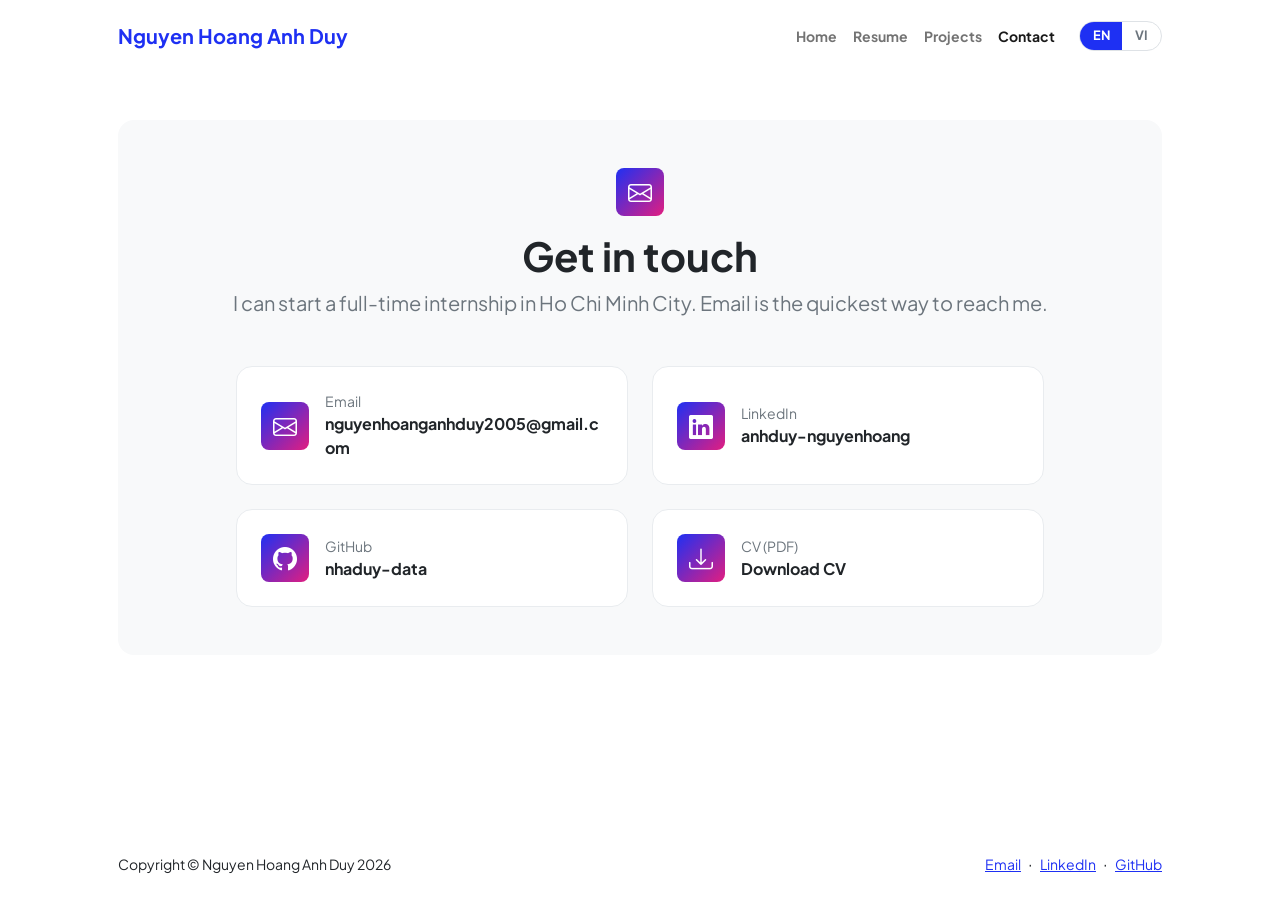
<file: contact.html>
<!DOCTYPE html>
<html lang="en" data-lang="en">
    <head>
        <meta charset="utf-8" />
        <meta name="viewport" content="width=device-width, initial-scale=1, shrink-to-fit=no" />
        <meta name="description" content="Contact Nguyen Hoang Anh Duy." />
        <meta name="author" content="Nguyen Hoang Anh Duy" />
        <title>Contact – Nguyen Hoang Anh Duy</title>
        <link rel="icon" type="image/x-icon" href="assets/favicon.ico" />
        <link rel="preconnect" href="https://fonts.googleapis.com" />
        <link rel="preconnect" href="https://fonts.gstatic.com" crossorigin />
        <link href="https://fonts.googleapis.com/css2?family=Plus+Jakarta+Sans:wght@300;400;500;600;700;800&amp;display=swap" rel="stylesheet" />
        <link href="https://cdn.jsdelivr.net/npm/bootstrap-icons@1.8.1/font/bootstrap-icons.css" rel="stylesheet" />
        <link href="css/styles.css" rel="stylesheet" />
        <link href="css/custom.css" rel="stylesheet" />
        <script>try{var l=localStorage.getItem('lang');if(l==='vi'||l==='en')document.documentElement.setAttribute('data-lang',l);}catch(e){}</script>
    </head>
    <body class="d-flex flex-column h-100">
        <main class="flex-shrink-0">
            <!-- Navigation-->
            <nav class="navbar navbar-expand-lg navbar-light bg-white py-3">
                <div class="container px-5">
                    <a class="navbar-brand" href="index.html"><span class="fw-bolder text-primary">Nguyen Hoang Anh Duy</span></a>
                    <div class="d-flex align-items-center order-lg-last ms-auto ms-lg-3">
                        <div class="langs" role="group" aria-label="Language">
                            <button type="button" data-set="en" aria-pressed="true">EN</button>
                            <button type="button" data-set="vi" aria-pressed="false">VI</button>
                        </div>
                        <button class="navbar-toggler ms-2" type="button" data-bs-toggle="collapse" data-bs-target="#navbarSupportedContent" aria-controls="navbarSupportedContent" aria-expanded="false" aria-label="Toggle navigation"><span class="navbar-toggler-icon"></span></button>
                    </div>
                    <div class="collapse navbar-collapse" id="navbarSupportedContent">
                        <ul class="navbar-nav ms-auto mb-2 mb-lg-0 small fw-bolder">
                            <li class="nav-item"><a class="nav-link" href="index.html"><span lang="en">Home</span><span lang="vi">Trang chủ</span></a></li>
                            <li class="nav-item"><a class="nav-link" href="resume.html"><span lang="en">Resume</span><span lang="vi">Hồ sơ</span></a></li>
                            <li class="nav-item"><a class="nav-link" href="projects.html"><span lang="en">Projects</span><span lang="vi">Dự án</span></a></li>
                            <li class="nav-item"><a class="nav-link active" aria-current="page" href="contact.html"><span lang="en">Contact</span><span lang="vi">Liên hệ</span></a></li>
                        </ul>
                    </div>
                </div>
            </nav>
            <!-- Page content-->
            <section class="py-5">
                <div class="container px-5">
                    <div class="bg-light rounded-4 py-5 px-4 px-md-5">
                        <div class="text-center mb-5">
                            <div class="feature bg-primary bg-gradient-primary-to-secondary text-white rounded-3 mb-3"><i class="bi bi-envelope"></i></div>
                            <h1 class="fw-bolder"><span lang="en">Get in touch</span><span lang="vi">Liên hệ</span></h1>
                            <p class="lead fw-normal text-muted mb-0" lang="en">I can start a full-time internship in Ho Chi Minh City. Email is the quickest way to reach me.</p>
                            <p class="lead fw-normal text-muted mb-0" lang="vi">Mình có thể thực tập toàn thời gian tại TP.HCM. Email là cách liên hệ nhanh nhất.</p>
                        </div>
                        <div class="row row-cols-1 row-cols-md-2 g-4 justify-content-center mx-auto contact-grid">
                            <div class="col">
                                <a class="contact-item d-flex align-items-center bg-white rounded-4 p-4 h-100 text-decoration-none" href="mailto:nguyenhoanganhduy2005@gmail.com">
                                    <div class="feature bg-primary bg-gradient-primary-to-secondary text-white rounded-3 me-3 flex-shrink-0"><i class="bi bi-envelope"></i></div>
                                    <div class="min-w-0"><div class="small text-muted">Email</div><div class="fw-bolder text-dark text-break">nguyenhoanganhduy2005@gmail.com</div></div>
                                </a>
                            </div>
                            <div class="col">
                                <a class="contact-item d-flex align-items-center bg-white rounded-4 p-4 h-100 text-decoration-none" href="https://www.linkedin.com/in/anhduy-nguyenhoang">
                                    <div class="feature bg-primary bg-gradient-primary-to-secondary text-white rounded-3 me-3 flex-shrink-0"><i class="bi bi-linkedin"></i></div>
                                    <div class="min-w-0"><div class="small text-muted">LinkedIn</div><div class="fw-bolder text-dark text-break">anhduy-nguyenhoang</div></div>
                                </a>
                            </div>
                            <div class="col">
                                <a class="contact-item d-flex align-items-center bg-white rounded-4 p-4 h-100 text-decoration-none" href="https://github.com/nhaduy-data">
                                    <div class="feature bg-primary bg-gradient-primary-to-secondary text-white rounded-3 me-3 flex-shrink-0"><i class="bi bi-github"></i></div>
                                    <div class="min-w-0"><div class="small text-muted">GitHub</div><div class="fw-bolder text-dark text-break">nhaduy-data</div></div>
                                </a>
                            </div>
                            <div class="col">
                                <a class="contact-item d-flex align-items-center bg-white rounded-4 p-4 h-100 text-decoration-none" href="NguyenHoangAnhDuy_CV.pdf" download>
                                    <div class="feature bg-primary bg-gradient-primary-to-secondary text-white rounded-3 me-3 flex-shrink-0"><i class="bi bi-download"></i></div>
                                    <div class="min-w-0"><div class="small text-muted"><span lang="en">CV (PDF)</span><span lang="vi">CV (PDF)</span></div><div class="fw-bolder text-dark text-break"><span lang="en">Download CV</span><span lang="vi">Tải CV</span></div></div>
                                </a>
                            </div>
                        </div>
                    </div>
                </div>
            </section>
        </main>
        <!-- Footer-->
        <footer class="bg-white py-4 mt-auto">
            <div class="container px-5">
                <div class="row align-items-center justify-content-between flex-column flex-sm-row">
                    <div class="col-auto"><div class="small m-0">Copyright &copy; Nguyen Hoang Anh Duy 2026</div></div>
                    <div class="col-auto">
                        <a class="small" href="mailto:nguyenhoanganhduy2005@gmail.com">Email</a>
                        <span class="mx-1">&middot;</span>
                        <a class="small" href="https://www.linkedin.com/in/anhduy-nguyenhoang">LinkedIn</a>
                        <span class="mx-1">&middot;</span>
                        <a class="small" href="https://github.com/nhaduy-data">GitHub</a>
                    </div>
                </div>
            </div>
        </footer>
        <script src="https://cdn.jsdelivr.net/npm/bootstrap@5.2.3/dist/js/bootstrap.bundle.min.js"></script>
        <script src="js/scripts.js"></script>
    </body>
</html>
</file>
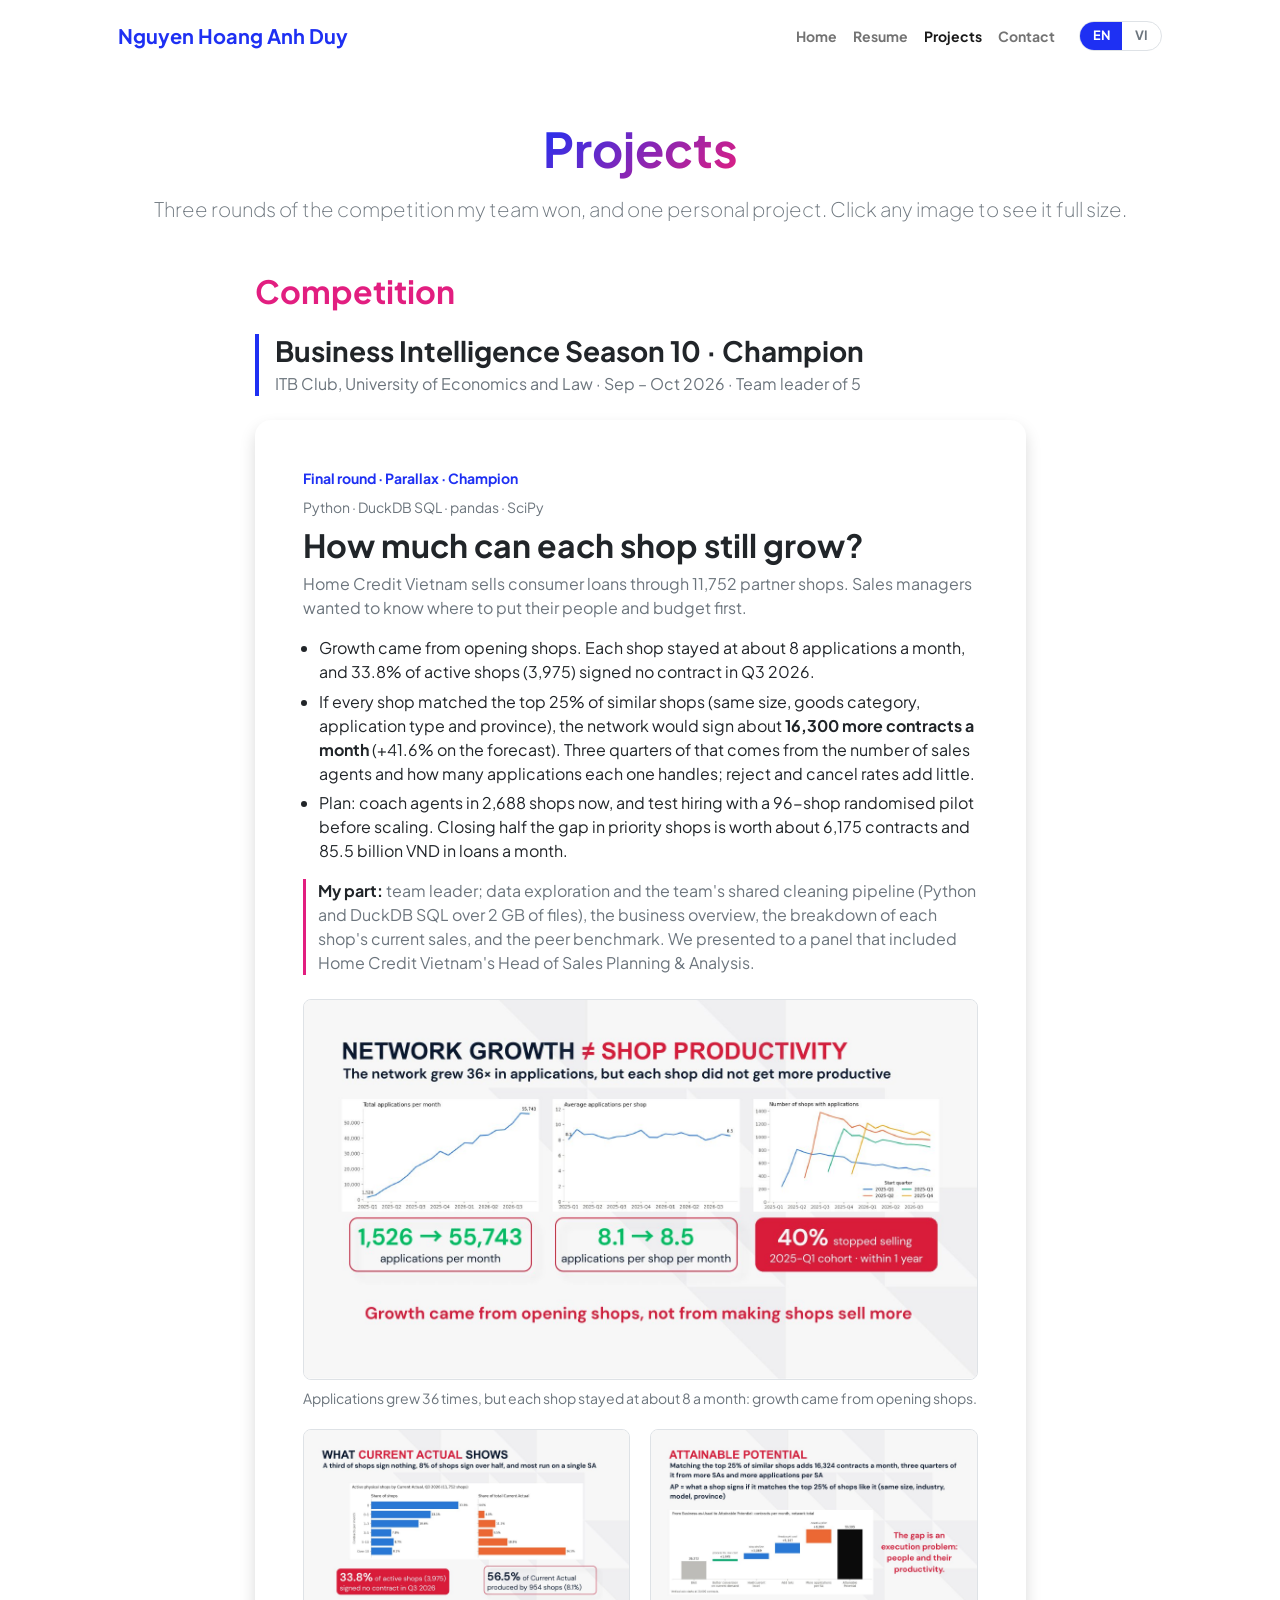
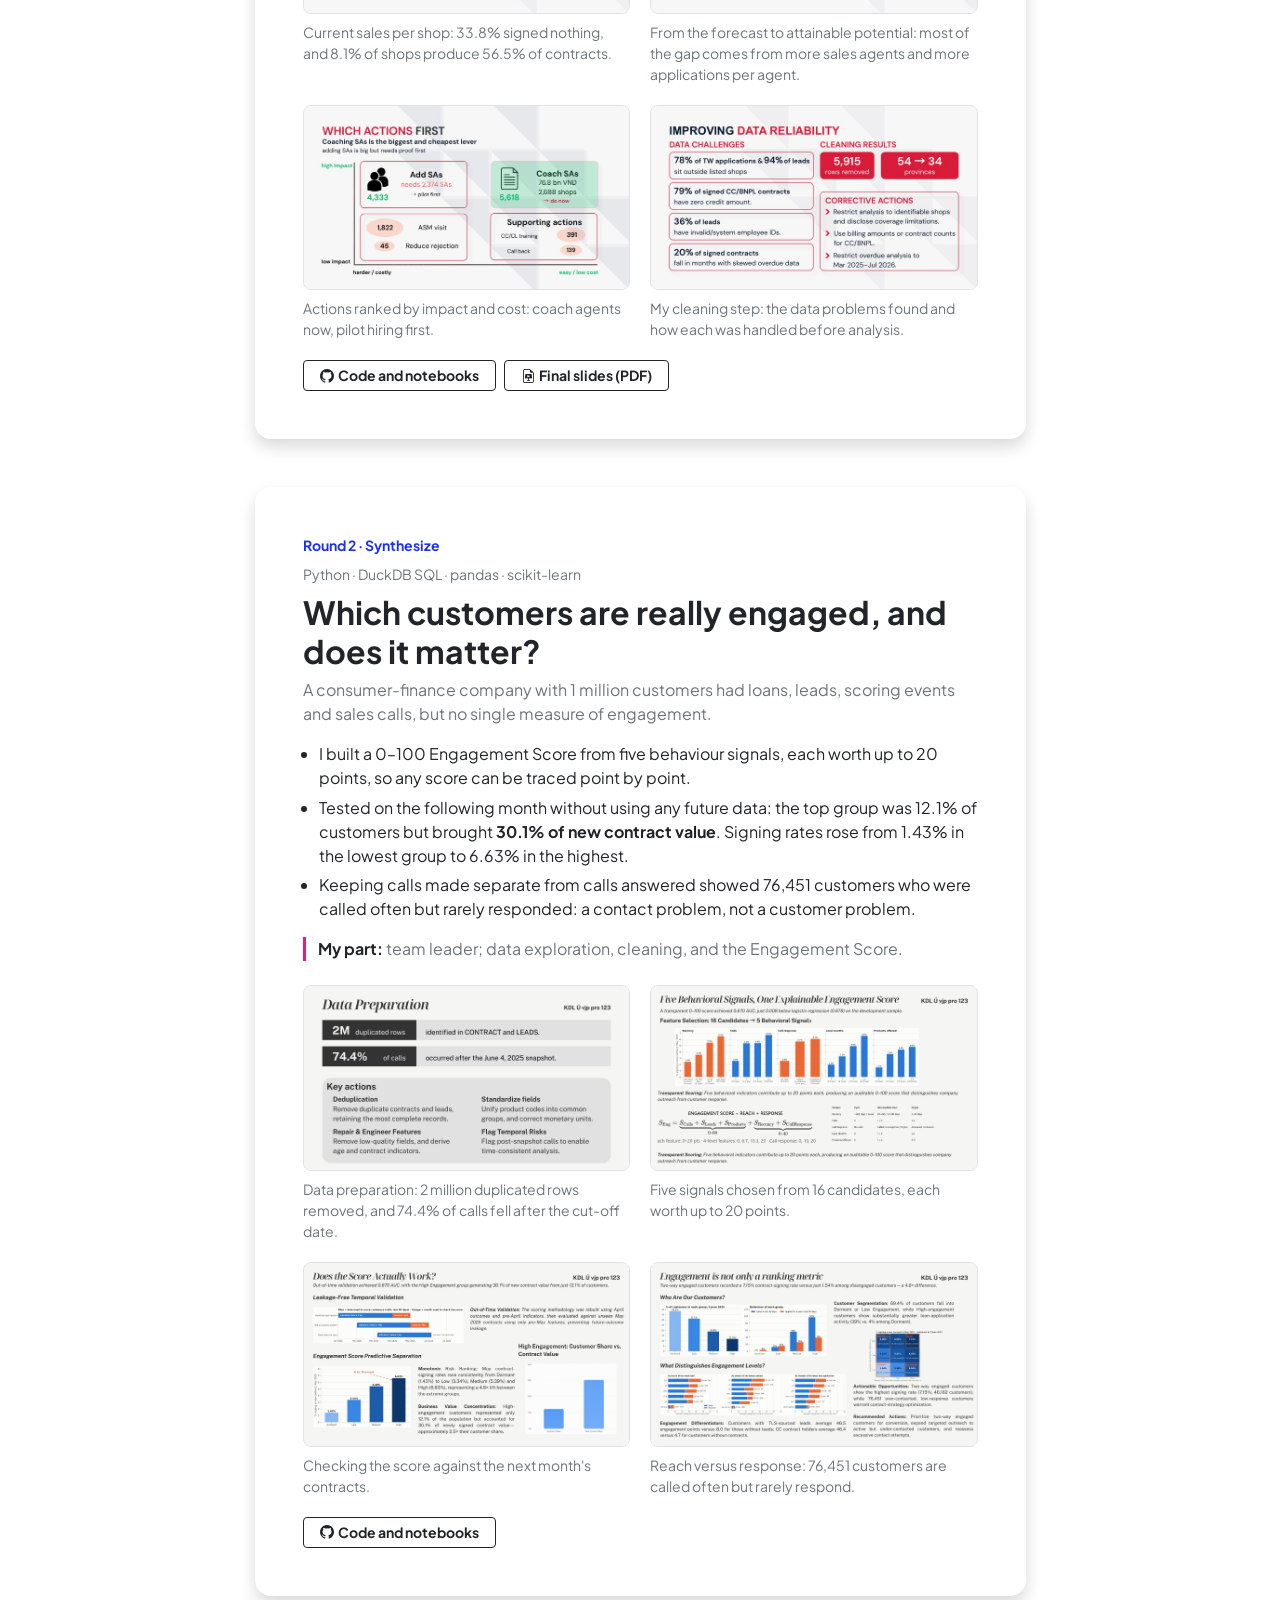
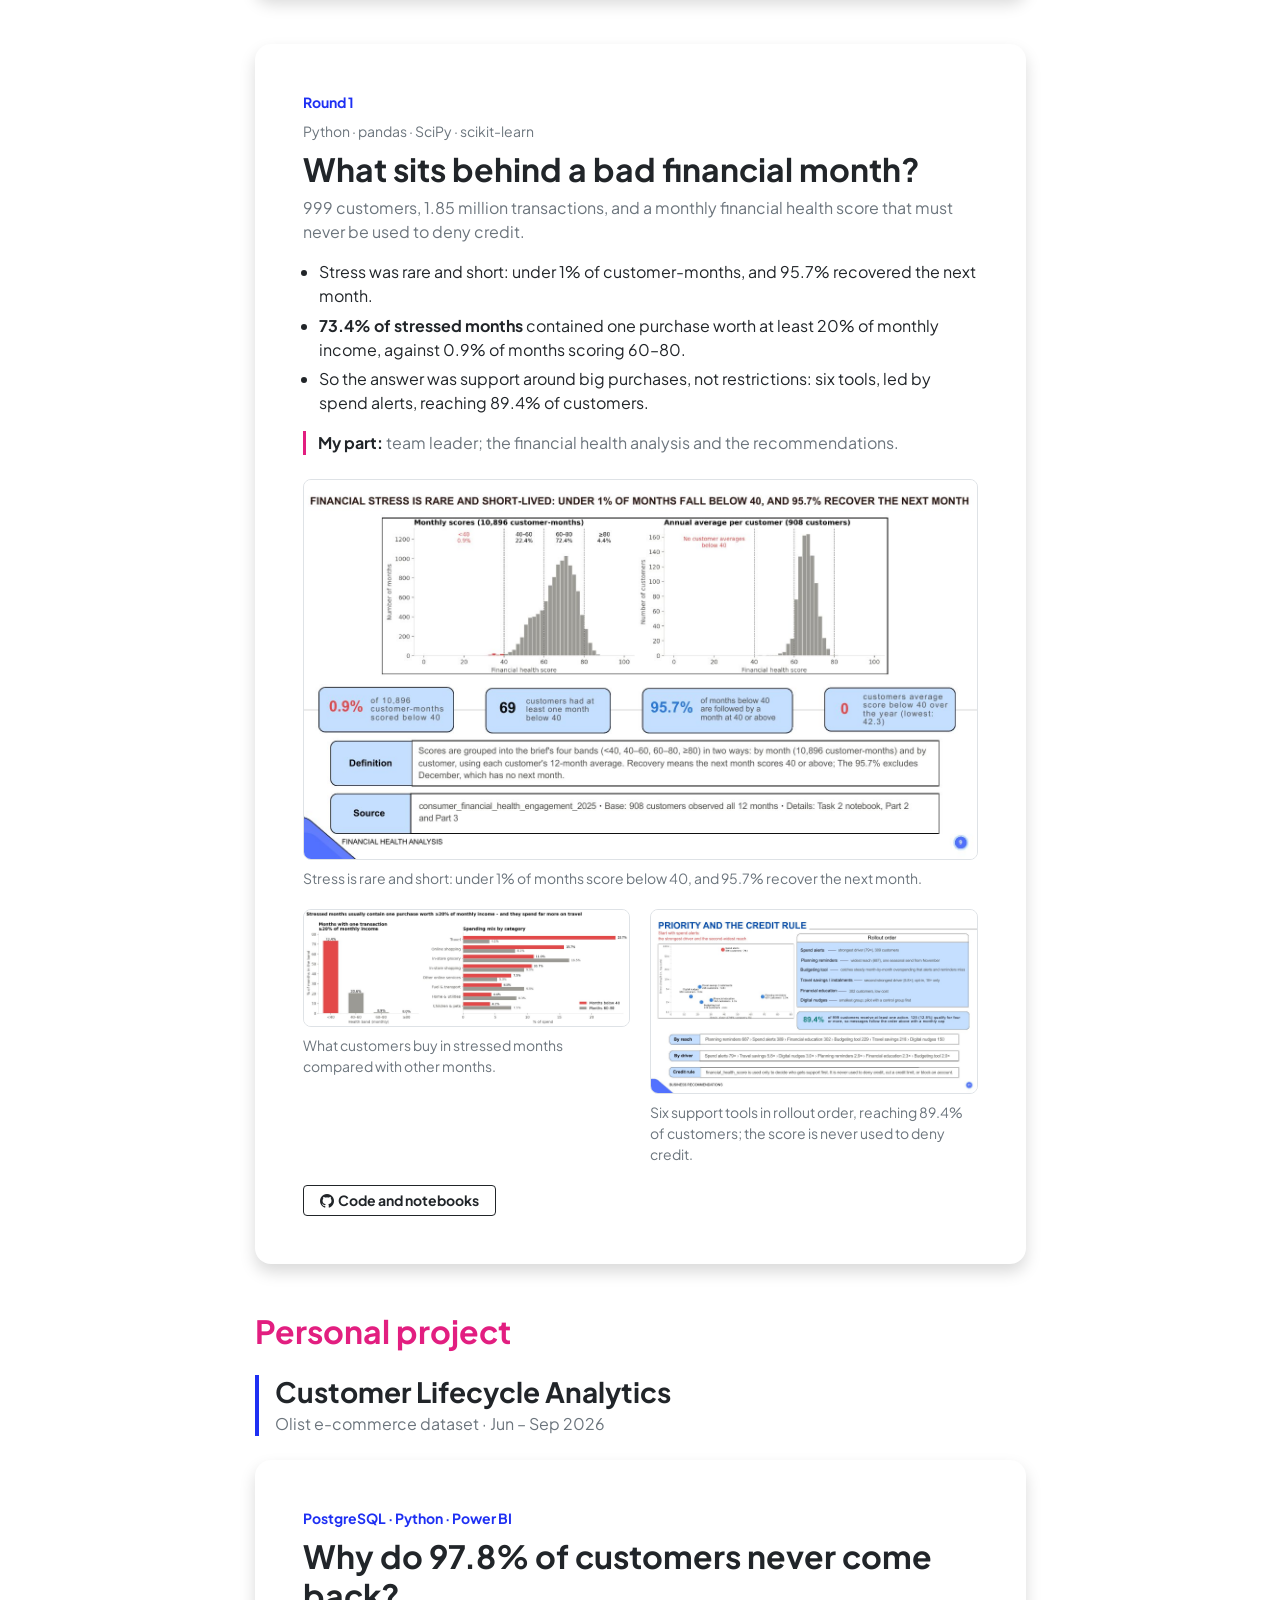
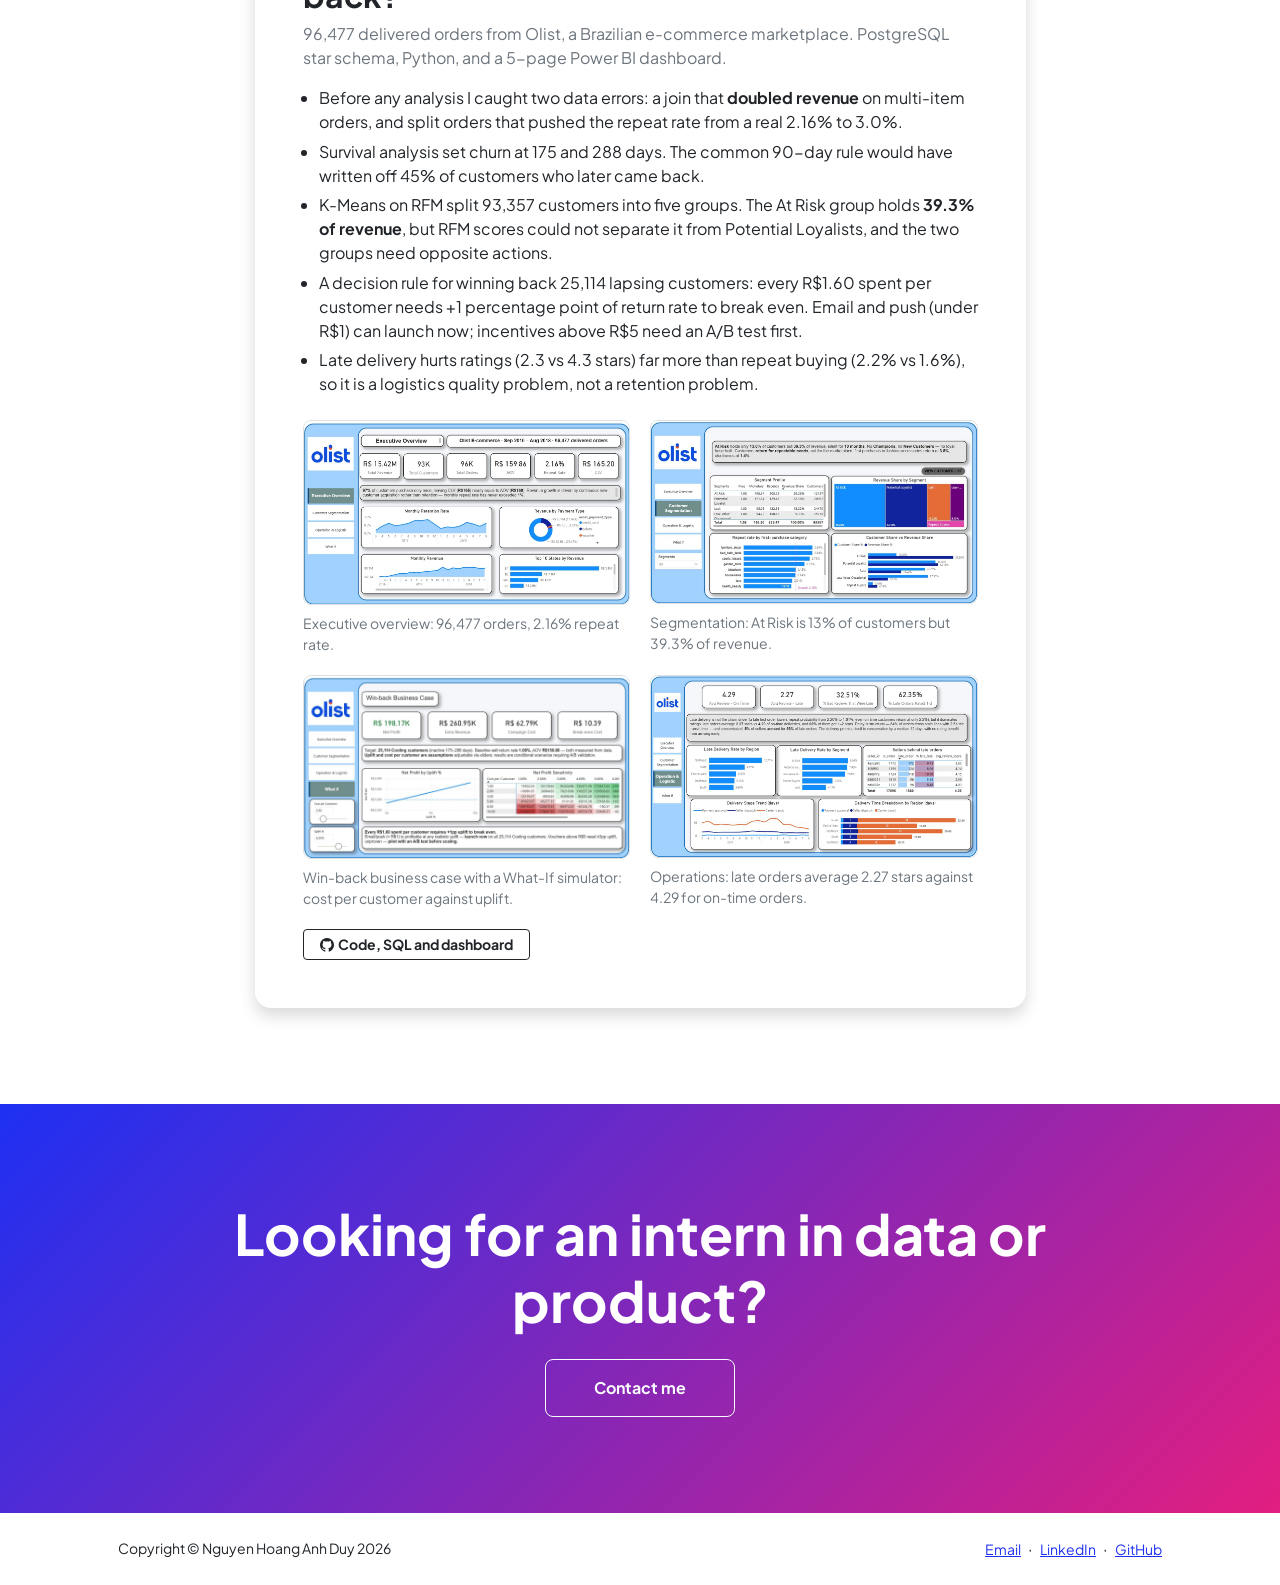
<file: projects.html>
<!DOCTYPE html>
<html lang="en" data-lang="en">
    <head>
        <meta charset="utf-8" />
        <meta name="viewport" content="width=device-width, initial-scale=1, shrink-to-fit=no" />
        <meta name="description" content="Data analysis projects by Nguyen Hoang Anh Duy." />
        <meta name="author" content="Nguyen Hoang Anh Duy" />
        <title>Projects – Nguyen Hoang Anh Duy</title>
        <link rel="icon" type="image/x-icon" href="assets/favicon.ico" />
        <link rel="preconnect" href="https://fonts.googleapis.com" />
        <link rel="preconnect" href="https://fonts.gstatic.com" crossorigin />
        <link href="https://fonts.googleapis.com/css2?family=Plus+Jakarta+Sans:wght@300;400;500;600;700;800&amp;display=swap" rel="stylesheet" />
        <link href="https://cdn.jsdelivr.net/npm/bootstrap-icons@1.8.1/font/bootstrap-icons.css" rel="stylesheet" />
        <link href="css/styles.css" rel="stylesheet" />
        <link href="css/custom.css" rel="stylesheet" />
        <script>try{var l=localStorage.getItem('lang');if(l==='vi'||l==='en')document.documentElement.setAttribute('data-lang',l);}catch(e){}</script>
    </head>
    <body class="d-flex flex-column h-100">
        <main class="flex-shrink-0">
            <!-- Navigation-->
            <nav class="navbar navbar-expand-lg navbar-light bg-white py-3">
                <div class="container px-5">
                    <a class="navbar-brand" href="index.html"><span class="fw-bolder text-primary">Nguyen Hoang Anh Duy</span></a>
                    <div class="d-flex align-items-center order-lg-last ms-auto ms-lg-3">
                        <div class="langs" role="group" aria-label="Language">
                            <button type="button" data-set="en" aria-pressed="true">EN</button>
                            <button type="button" data-set="vi" aria-pressed="false">VI</button>
                        </div>
                        <button class="navbar-toggler ms-2" type="button" data-bs-toggle="collapse" data-bs-target="#navbarSupportedContent" aria-controls="navbarSupportedContent" aria-expanded="false" aria-label="Toggle navigation"><span class="navbar-toggler-icon"></span></button>
                    </div>
                    <div class="collapse navbar-collapse" id="navbarSupportedContent">
                        <ul class="navbar-nav ms-auto mb-2 mb-lg-0 small fw-bolder">
                            <li class="nav-item"><a class="nav-link" href="index.html"><span lang="en">Home</span><span lang="vi">Trang chủ</span></a></li>
                            <li class="nav-item"><a class="nav-link" href="resume.html"><span lang="en">Resume</span><span lang="vi">Hồ sơ</span></a></li>
                            <li class="nav-item"><a class="nav-link active" aria-current="page" href="projects.html"><span lang="en">Projects</span><span lang="vi">Dự án</span></a></li>
                            <li class="nav-item"><a class="nav-link" href="contact.html"><span lang="en">Contact</span><span lang="vi">Liên hệ</span></a></li>
                        </ul>
                    </div>
                </div>
            </nav>
            <!-- Projects Section-->
            <section class="py-5">
                <div class="container px-5 mb-5">
                    <div class="text-center mb-5">
                        <h1 class="display-5 fw-bolder mb-0"><span class="text-gradient d-inline"><span lang="en">Projects</span><span lang="vi">Dự án</span></span></h1>
                        <p class="lead fw-light text-muted mt-3 mb-0" lang="en">Three rounds of the competition my team won, and one personal project. Click any image to see it full size.</p>
                        <p class="lead fw-light text-muted mt-3 mb-0" lang="vi">Ba vòng của cuộc thi nhóm mình vô địch, và một dự án cá nhân. Bấm vào hình để xem cỡ lớn.</p>
                    </div>
                    <div class="row gx-5 justify-content-center">
                        <div class="col-lg-11 col-xl-9 col-xxl-8">
                            <h2 class="fw-bolder text-secondary mb-4"><span lang="en">Competition</span><span lang="vi">Cuộc thi</span></h2>
                            <div class="group-head mb-4">
                                <h3 class="fw-bolder mb-1"><span lang="en">Business Intelligence Season 10 &middot; Champion</span><span lang="vi">Business Intelligence Season 10 &middot; Quán quân</span></h3>
                                <div class="text-muted"><span lang="en">ITB Club, University of Economics and Law &middot; Sep – Oct 2026 &middot; Team leader of 5</span><span lang="vi">ITB Club, ĐH Kinh tế – Luật &middot; Tháng 9 – 10/2026 &middot; Trưởng nhóm 5 người</span></div>
                            </div>
                            <div class="card overflow-hidden shadow rounded-4 border-0 mb-5" id="final">
                                <div class="card-body p-0">
                                    <div class="p-4 p-md-5">
                                    <div class="text-primary fw-bolder small mb-2"><span lang="en">Final round &middot; Parallax &middot; Champion</span><span lang="vi">Vòng chung kết &middot; Parallax &middot; Quán quân</span></div>
                                    <div class="small text-muted mb-2">Python &middot; DuckDB SQL &middot; pandas &middot; SciPy</div>
                                    <h2 class="fw-bolder" lang="en">How much can each shop still grow?</h2>
                                    <h2 class="fw-bolder" lang="vi">Mỗi shop còn tăng được bao nhiêu?</h2>
                                    <p class="text-muted" lang="en">Home Credit Vietnam sells consumer loans through 11,752 partner shops. Sales managers wanted to know where to put their people and budget first.</p>
                                    <p class="text-muted" lang="vi">Home Credit Vietnam cho vay tiêu dùng qua 11.752 shop đối tác. Ban quản lý bán hàng muốn biết nên dồn nhân sự và ngân sách vào đâu trước.</p>
                                    <ul class="ps-3" lang="en">
                                        <li>Growth came from opening shops. Each shop stayed at about 8 applications a month, and 33.8% of active shops (3,975) signed no contract in Q3 2026.</li>
                                        <li>If every shop matched the top 25% of similar shops (same size, goods category, application type and province), the network would sign about <strong>16,300 more contracts a month</strong> (+41.6% on the forecast). Three quarters of that comes from the number of sales agents and how many applications each one handles; reject and cancel rates add little.</li>
                                        <li>Plan: coach agents in 2,688 shops now, and test hiring with a 96-shop randomised pilot before scaling. Closing half the gap in priority shops is worth about 6,175 contracts and 85.5 billion VND in loans a month.</li>
                                    </ul>
                                    <ul class="ps-3" lang="vi">
                                        <li>Tăng trưởng đến từ mở thêm shop. Mỗi shop vẫn chỉ khoảng 8 hồ sơ mỗi tháng, và 33,8% shop đang hoạt động (3.975 shop) không ký được hợp đồng nào trong quý 3/2026.</li>
                                        <li>Nếu mỗi shop làm tốt bằng 1/4 shop tốt nhất trong nhóm shop giống nó (cùng quy mô, ngành hàng, loại hồ sơ và tỉnh), mạng lưới ký thêm khoảng <strong>16.300 hợp đồng mỗi tháng</strong> (cao hơn dự báo 41,6%). Ba phần tư đến từ số nhân viên bán hàng và số hồ sơ mỗi người làm; tỷ lệ từ chối và hủy đóng góp rất ít.</li>
                                        <li>Kế hoạch: kèm cặp nhân viên ở 2.688 shop ngay, và thử tuyển thêm bằng pilot 96 shop chọn ngẫu nhiên trước khi mở rộng. Thu hẹp một nửa phần chênh ở các shop ưu tiên tương đương khoảng 6.175 hợp đồng và 85,5 tỷ đồng tiền cho vay mỗi tháng.</li>
                                    </ul>
                                    <p class="mine" lang="en"><strong>My part:</strong> team leader; data exploration and the team's shared cleaning pipeline (Python and DuckDB SQL over 2 GB of files), the business overview, the breakdown of each shop's current sales, and the peer benchmark. We presented to a panel that included Home Credit Vietnam's Head of Sales Planning &amp; Analysis.</p>
                                    <p class="mine" lang="vi"><strong>Phần của mình:</strong> trưởng nhóm; khám phá dữ liệu và pipeline làm sạch dùng chung cho cả nhóm (Python và DuckDB SQL trên 2 GB dữ liệu), bức tranh tổng quan kinh doanh, phần tách doanh số hiện tại của từng shop, và phần so sánh với shop cùng loại. Nhóm thuyết trình trước ban giám khảo có Trưởng bộ phận Sales Planning &amp; Analysis của Home Credit Vietnam.</p>
                                    <div class="shots">
                                        <figure class="wide">
                                            <a href="assets/final_growth.jpg"><img class="img-fluid rounded-3 border" src="assets/final_growth.jpg" width="1400" height="788" loading="lazy" alt="Slide: applications grew from 1,526 to 55,743 a month while applications per shop stayed at 8.1 to 8.5." /></a>
                                            <figcaption class="small text-muted mt-2"><span lang="en">Applications grew 36 times, but each shop stayed at about 8 a month: growth came from opening shops.</span><span lang="vi">Số hồ sơ tăng 36 lần nhưng mỗi shop vẫn khoảng 8 hồ sơ mỗi tháng: tăng trưởng đến từ mở thêm shop.</span></figcaption>
                                        </figure>
                                        <figure>
                                            <a href="assets/final_current.jpg"><img class="img-fluid rounded-3 border" src="assets/final_current.jpg" width="1400" height="788" loading="lazy" alt="Slide: distribution of shops by contracts per month; 33.8% of active shops signed nothing in Q3 2026." /></a>
                                            <figcaption class="small text-muted mt-2"><span lang="en">Current sales per shop: 33.8% signed nothing, and 8.1% of shops produce 56.5% of contracts.</span><span lang="vi">Doanh số hiện tại của từng shop: 33,8% không ký được hợp đồng nào, 8,1% số shop tạo ra 56,5% hợp đồng.</span></figcaption>
                                        </figure>
                                        <figure>
                                            <a href="assets/final_potential.jpg"><img class="img-fluid rounded-3 border" src="assets/final_potential.jpg" width="1400" height="788" loading="lazy" alt="Slide: waterfall from the business-as-usual forecast to attainable potential, split by driver." /></a>
                                            <figcaption class="small text-muted mt-2"><span lang="en">From the forecast to attainable potential: most of the gap comes from more sales agents and more applications per agent.</span><span lang="vi">Từ dự báo đến mức có thể đạt: phần lớn chênh lệch đến từ thêm nhân viên bán hàng và tăng số hồ sơ mỗi người.</span></figcaption>
                                        </figure>
                                        <figure>
                                            <a href="assets/final_actions.jpg"><img class="img-fluid rounded-3 border" src="assets/final_actions.jpg" width="1400" height="787" loading="lazy" alt="Slide ranking actions by impact and cost: coaching agents is the biggest and cheapest action; adding agents needs a pilot first." /></a>
                                            <figcaption class="small text-muted mt-2"><span lang="en">Actions ranked by impact and cost: coach agents now, pilot hiring first.</span><span lang="vi">Các hành động xếp theo tác động và chi phí: kèm cặp nhân viên ngay, thử tuyển thêm bằng pilot trước.</span></figcaption>
                                        </figure>
                                        <figure>
                                            <a href="assets/final_data.jpg"><img class="img-fluid rounded-3 border" src="assets/final_data.jpg" width="1400" height="788" loading="lazy" alt="Slide: data problems found during cleaning and the corrective actions taken." /></a>
                                            <figcaption class="small text-muted mt-2"><span lang="en">My cleaning step: the data problems found and how each was handled before analysis.</span><span lang="vi">Phần làm sạch của mình: các lỗi dữ liệu tìm thấy và cách xử lý từng lỗi trước khi phân tích.</span></figcaption>
                                        </figure>
                                    </div>
                                    <div class="d-flex flex-wrap gap-2">
                                        <a class="btn btn-outline-dark btn-sm px-3 fw-bolder" href="https://github.com/nhaduy-data/bi10-shop-growth-potential"><i class="bi bi-github me-1"></i><span lang="en">Code and notebooks</span><span lang="vi">Code và notebook</span></a>
                                        <a class="btn btn-outline-dark btn-sm px-3 fw-bolder" href="https://github.com/nhaduy-data/bi10-shop-growth-potential/blob/main/slides/BI10_Final_Round_Slides.pdf"><i class="bi bi-file-earmark-slides me-1"></i><span lang="en">Final slides (PDF)</span><span lang="vi">Slide chung kết (PDF)</span></a>
                                    </div>
                                    </div>
                                </div>
                            </div>
                            <div class="card overflow-hidden shadow rounded-4 border-0 mb-5" id="round2">
                                <div class="card-body p-0">
                                    <div class="p-4 p-md-5">
                                    <div class="text-primary fw-bolder small mb-2"><span lang="en">Round 2 &middot; Synthesize</span><span lang="vi">Vòng 2 &middot; Synthesize</span></div>
                                    <div class="small text-muted mb-2">Python &middot; DuckDB SQL &middot; pandas &middot; scikit-learn</div>
                                    <h2 class="fw-bolder" lang="en">Which customers are really engaged, and does it matter?</h2>
                                    <h2 class="fw-bolder" lang="vi">Khách nào thật sự gắn kết, và điều đó có quan trọng không?</h2>
                                    <p class="text-muted" lang="en">A consumer-finance company with 1 million customers had loans, leads, scoring events and sales calls, but no single measure of engagement.</p>
                                    <p class="text-muted" lang="vi">Một công ty tài chính tiêu dùng có 1 triệu khách, có dữ liệu hợp đồng, lead, chấm điểm và cuộc gọi, nhưng chưa có thước đo chung về mức độ gắn kết.</p>
                                    <ul class="ps-3" lang="en">
                                        <li>I built a 0–100 Engagement Score from five behaviour signals, each worth up to 20 points, so any score can be traced point by point.</li>
                                        <li>Tested on the following month without using any future data: the top group was 12.1% of customers but brought <strong>30.1% of new contract value</strong>. Signing rates rose from 1.43% in the lowest group to 6.63% in the highest.</li>
                                        <li>Keeping calls made separate from calls answered showed 76,451 customers who were called often but rarely responded: a contact problem, not a customer problem.</li>
                                    </ul>
                                    <ul class="ps-3" lang="vi">
                                        <li>Mình xây Engagement Score 0–100 từ 5 tín hiệu hành vi, mỗi tín hiệu tối đa 20 điểm, nên lần được điểm của từng khách.</li>
                                        <li>Kiểm tra trên tháng sau mà không dùng dữ liệu tương lai: nhóm cao nhất chiếm 12,1% khách nhưng mang về <strong>30,1% giá trị hợp đồng mới</strong>. Tỷ lệ ký tăng từ 1,43% ở nhóm thấp nhất lên 6,63% ở nhóm cao nhất.</li>
                                        <li>Tách việc được gọi với việc có phản hồi cho thấy 76.451 khách bị gọi nhiều nhưng ít phản hồi: vấn đề nằm ở cách liên hệ, không phải ở khách.</li>
                                    </ul>
                                    <p class="mine" lang="en"><strong>My part:</strong> team leader; data exploration, cleaning, and the Engagement Score.</p>
                                    <p class="mine" lang="vi"><strong>Phần của mình:</strong> trưởng nhóm; khám phá dữ liệu, làm sạch, và Engagement Score.</p>
                                    <div class="shots">
                                        <figure>
                                            <a href="assets/r2_data.jpg"><img class="img-fluid rounded-3 border" src="assets/r2_data.jpg" width="1400" height="788" loading="lazy" alt="Slide: data preparation, 2 million duplicated rows and 74.4% of calls after the snapshot date." /></a>
                                            <figcaption class="small text-muted mt-2"><span lang="en">Data preparation: 2 million duplicated rows removed, and 74.4% of calls fell after the cut-off date.</span><span lang="vi">Chuẩn bị dữ liệu: loại 2 triệu dòng trùng, và 74,4% cuộc gọi nằm sau ngày chốt.</span></figcaption>
                                        </figure>
                                        <figure>
                                            <a href="assets/r2_signals.jpg"><img class="img-fluid rounded-3 border" src="assets/r2_signals.jpg" width="1400" height="788" loading="lazy" alt="Slide: five behavioural signals chosen from 16 candidates, each scored up to 20 points." /></a>
                                            <figcaption class="small text-muted mt-2"><span lang="en">Five signals chosen from 16 candidates, each worth up to 20 points.</span><span lang="vi">Năm tín hiệu chọn từ 16 ứng viên, mỗi tín hiệu tối đa 20 điểm.</span></figcaption>
                                        </figure>
                                        <figure>
                                            <a href="assets/r2_validation.jpg"><img class="img-fluid rounded-3 border" src="assets/r2_validation.jpg" width="1400" height="787" loading="lazy" alt="Slide showing signing rates rising across engagement groups and the high group's share of new contract value." /></a>
                                            <figcaption class="small text-muted mt-2"><span lang="en">Checking the score against the next month's contracts.</span><span lang="vi">Kiểm tra điểm với hợp đồng của tháng sau.</span></figcaption>
                                        </figure>
                                        <figure>
                                            <a href="assets/r2_reach.jpg"><img class="img-fluid rounded-3 border" src="assets/r2_reach.jpg" width="1400" height="788" loading="lazy" alt="Slide: customers split by company reach and customer response, with signing rates per group." /></a>
                                            <figcaption class="small text-muted mt-2"><span lang="en">Reach versus response: 76,451 customers are called often but rarely respond.</span><span lang="vi">Tiếp cận so với phản hồi: 76.451 khách bị gọi nhiều nhưng ít phản hồi.</span></figcaption>
                                        </figure>
                                    </div>
                                    <div class="d-flex flex-wrap gap-2">
                                        <a class="btn btn-outline-dark btn-sm px-3 fw-bolder" href="https://github.com/nhaduy-data/bi10-customer-health-engagement"><i class="bi bi-github me-1"></i><span lang="en">Code and notebooks</span><span lang="vi">Code và notebook</span></a>
                                    </div>
                                    </div>
                                </div>
                            </div>
                            <div class="card overflow-hidden shadow rounded-4 border-0 mb-5" id="round1">
                                <div class="card-body p-0">
                                    <div class="p-4 p-md-5">
                                    <div class="text-primary fw-bolder small mb-2"><span lang="en">Round 1</span><span lang="vi">Vòng 1</span></div>
                                    <div class="small text-muted mb-2">Python &middot; pandas &middot; SciPy &middot; scikit-learn</div>
                                    <h2 class="fw-bolder" lang="en">What sits behind a bad financial month?</h2>
                                    <h2 class="fw-bolder" lang="vi">Điều gì nằm sau một tháng tài chính tệ?</h2>
                                    <p class="text-muted" lang="en">999 customers, 1.85 million transactions, and a monthly financial health score that must never be used to deny credit.</p>
                                    <p class="text-muted" lang="vi">999 khách, 1,85 triệu giao dịch, và một điểm sức khỏe tài chính theo tháng không bao giờ được dùng để từ chối cho vay.</p>
                                    <ul class="ps-3" lang="en">
                                        <li>Stress was rare and short: under 1% of customer-months, and 95.7% recovered the next month.</li>
                                        <li><strong>73.4% of stressed months</strong> contained one purchase worth at least 20% of monthly income, against 0.9% of months scoring 60–80.</li>
                                        <li>So the answer was support around big purchases, not restrictions: six tools, led by spend alerts, reaching 89.4% of customers.</li>
                                    </ul>
                                    <ul class="ps-3" lang="vi">
                                        <li>Căng thẳng tài chính hiếm và ngắn: dưới 1% số tháng, và 95,7% hồi phục ngay tháng sau.</li>
                                        <li><strong>73,4% tháng căng thẳng</strong> có một khoản mua từ 20% thu nhập tháng trở lên, so với 0,9% ở các tháng có điểm 60–80.</li>
                                        <li>Vì vậy giải pháp là hỗ trợ quanh các khoản mua lớn, không phải hạn chế: 6 công cụ, dẫn đầu là cảnh báo chi tiêu, chạm tới 89,4% khách.</li>
                                    </ul>
                                    <p class="mine" lang="en"><strong>My part:</strong> team leader; the financial health analysis and the recommendations.</p>
                                    <p class="mine" lang="vi"><strong>Phần của mình:</strong> trưởng nhóm; phân tích sức khỏe tài chính và phần đề xuất.</p>
                                    <div class="shots">
                                        <figure class="wide">
                                            <a href="assets/r1_stress.jpg"><img class="img-fluid rounded-3 border" src="assets/r1_stress.jpg" width="1400" height="788" loading="lazy" alt="Slide: distribution of monthly financial health scores; under 1% of months fall below 40 and 95.7% recover the next month." /></a>
                                            <figcaption class="small text-muted mt-2"><span lang="en">Stress is rare and short: under 1% of months score below 40, and 95.7% recover the next month.</span><span lang="vi">Căng thẳng tài chính hiếm và ngắn: dưới 1% số tháng có điểm dưới 40, và 95,7% hồi phục ngay tháng sau.</span></figcaption>
                                        </figure>
                                        <figure>
                                            <a href="assets/r1_stressed_months.jpg"><img class="img-fluid rounded-3 border" src="assets/r1_stressed_months.jpg" width="1400" height="497" loading="lazy" alt="Chart comparing what customers buy in stressed months versus other months." /></a>
                                            <figcaption class="small text-muted mt-2"><span lang="en">What customers buy in stressed months compared with other months.</span><span lang="vi">Khách mua gì trong tháng căng thẳng so với các tháng khác.</span></figcaption>
                                        </figure>
                                        <figure>
                                            <a href="assets/r1_priority.jpg"><img class="img-fluid rounded-3 border" src="assets/r1_priority.jpg" width="1400" height="788" loading="lazy" alt="Slide: rollout order of six support tools and the rule that the score is never used to deny credit." /></a>
                                            <figcaption class="small text-muted mt-2"><span lang="en">Six support tools in rollout order, reaching 89.4% of customers; the score is never used to deny credit.</span><span lang="vi">Sáu công cụ hỗ trợ theo thứ tự triển khai, chạm tới 89,4% khách; điểm không bao giờ được dùng để từ chối cho vay.</span></figcaption>
                                        </figure>
                                    </div>
                                    <div class="d-flex flex-wrap gap-2">
                                        <a class="btn btn-outline-dark btn-sm px-3 fw-bolder" href="https://github.com/nhaduy-data/bi10-consumer-financial-health"><i class="bi bi-github me-1"></i><span lang="en">Code and notebooks</span><span lang="vi">Code và notebook</span></a>
                                    </div>
                                    </div>
                                </div>
                            </div>
                            <h2 class="fw-bolder text-secondary mt-5 mb-4"><span lang="en">Personal project</span><span lang="vi">Dự án cá nhân</span></h2>
                            <div class="group-head mb-4">
                                <h3 class="fw-bolder mb-1">Customer Lifecycle Analytics</h3>
                                <div class="text-muted"><span lang="en">Olist e-commerce dataset &middot; Jun – Sep 2026</span><span lang="vi">Bộ dữ liệu thương mại điện tử Olist &middot; Tháng 6 – 9/2026</span></div>
                            </div>
                            <div class="card overflow-hidden shadow rounded-4 border-0" id="olist">
                                <div class="card-body p-0">
                                    <div class="p-4 p-md-5">
                                    <div class="text-primary fw-bolder small mb-2"><span lang="en">PostgreSQL &middot; Python &middot; Power BI</span><span lang="vi">PostgreSQL &middot; Python &middot; Power BI</span></div>
                                    <h2 class="fw-bolder" lang="en">Why do 97.8% of customers never come back?</h2>
                                    <h2 class="fw-bolder" lang="vi">Vì sao 97,8% khách không bao giờ quay lại?</h2>
                                    <p class="text-muted" lang="en">96,477 delivered orders from Olist, a Brazilian e-commerce marketplace. PostgreSQL star schema, Python, and a 5-page Power BI dashboard.</p>
                                    <p class="text-muted" lang="vi">96.477 đơn hàng đã giao từ Olist, một sàn thương mại điện tử của Brazil. Star schema trên PostgreSQL, Python, và dashboard Power BI 5 trang.</p>
                                    <ul class="ps-3" lang="en">
                                        <li>Before any analysis I caught two data errors: a join that <strong>doubled revenue</strong> on multi-item orders, and split orders that pushed the repeat rate from a real 2.16% to 3.0%.</li>
                                        <li>Survival analysis set churn at 175 and 288 days. The common 90-day rule would have written off 45% of customers who later came back.</li>
                                        <li>K-Means on RFM split 93,357 customers into five groups. The At Risk group holds <strong>39.3% of revenue</strong>, but RFM scores could not separate it from Potential Loyalists, and the two groups need opposite actions.</li>
                                        <li>A decision rule for winning back 25,114 lapsing customers: every R$1.60 spent per customer needs +1 percentage point of return rate to break even. Email and push (under R$1) can launch now; incentives above R$5 need an A/B test first.</li>
                                        <li>Late delivery hurts ratings (2.3 vs 4.3 stars) far more than repeat buying (2.2% vs 1.6%), so it is a logistics quality problem, not a retention problem.</li>
                                    </ul>
                                    <ul class="ps-3" lang="vi">
                                        <li>Trước khi phân tích, mình bắt được hai lỗi dữ liệu: một phép join làm <strong>doanh thu bị nhân đôi</strong> ở đơn nhiều sản phẩm, và các đơn bị tách làm tỷ lệ mua lại tăng từ 2,16% (thật) lên 3,0%.</li>
                                        <li>Survival analysis đặt ngưỡng rời bỏ ở 175 và 288 ngày. Quy ước 90 ngày phổ biến sẽ coi nhầm 45% khách sau đó quay lại là đã mất.</li>
                                        <li>K-Means trên RFM chia 93.357 khách thành 5 nhóm. Nhóm At Risk chiếm <strong>39,3% doanh thu</strong>, nhưng điểm RFM thông thường không tách được nhóm này khỏi nhóm Potential Loyalist, trong khi hai nhóm cần cách xử lý ngược nhau.</li>
                                        <li>Quy tắc ra quyết định cho chiến dịch kéo lại 25.114 khách sắp rời bỏ: mỗi 1,60 R$ chi cho một khách cần tỷ lệ quay lại tăng thêm 1 điểm phần trăm mới hòa vốn. Email và push (dưới 1 R$) có thể triển khai ngay; ưu đãi trên 5 R$ cần A/B test trước.</li>
                                        <li>Giao trễ làm điểm đánh giá giảm mạnh (2,3 so với 4,3 sao) nhưng ít ảnh hưởng tới việc mua lại (2,2% so với 1,6%), nên đây là vấn đề chất lượng giao vận, không phải vấn đề giữ chân khách.</li>
                                    </ul>
                                    <div class="shots">
                                        <figure>
                                            <a href="assets/olist_dashboard.jpg"><img class="img-fluid rounded-3 border" src="assets/olist_dashboard.jpg" width="1295" height="726" loading="lazy" alt="Executive overview page of the Olist Power BI dashboard." /></a>
                                            <figcaption class="small text-muted mt-2"><span lang="en">Executive overview: 96,477 orders, 2.16% repeat rate.</span><span lang="vi">Trang tổng quan: 96.477 đơn hàng, tỷ lệ mua lại 2,16%.</span></figcaption>
                                        </figure>
                                        <figure>
                                            <a href="assets/olist_segmentation.jpg"><img class="img-fluid rounded-3 border" src="assets/olist_segmentation.jpg" width="1296" height="722" loading="lazy" alt="Customer segmentation page: segment profile, revenue share treemap and customer share versus revenue share." /></a>
                                            <figcaption class="small text-muted mt-2"><span lang="en">Segmentation: At Risk is 13% of customers but 39.3% of revenue.</span><span lang="vi">Phân khúc: At Risk chiếm 13% khách nhưng 39,3% doanh thu.</span></figcaption>
                                        </figure>
                                        <figure>
                                            <a href="assets/olist_business_case.jpg"><img class="img-fluid rounded-3 border" src="assets/olist_business_case.jpg" width="1400" height="784" loading="lazy" alt="Win-back business case page: net profit by uplift and a cost-by-uplift sensitivity table." /></a>
                                            <figcaption class="small text-muted mt-2"><span lang="en">Win-back business case with a What-If simulator: cost per customer against uplift.</span><span lang="vi">Tình huống kinh doanh cho chiến dịch win-back, có bộ mô phỏng What-If: chi phí mỗi khách so với mức tăng tỷ lệ quay lại.</span></figcaption>
                                        </figure>
                                        <figure>
                                            <a href="assets/olist_operations.jpg"><img class="img-fluid rounded-3 border" src="assets/olist_operations.jpg" width="1296" height="720" loading="lazy" alt="Operations page: late versus on-time review scores, late rate by region and segment, and sellers behind late orders." /></a>
                                            <figcaption class="small text-muted mt-2"><span lang="en">Operations: late orders average 2.27 stars against 4.29 for on-time orders.</span><span lang="vi">Vận hành: đơn giao trễ trung bình 2,27 sao, so với 4,29 sao ở đơn đúng hạn.</span></figcaption>
                                        </figure>
                                    </div>
                                    <div class="d-flex flex-wrap gap-2">
                                        <a class="btn btn-outline-dark btn-sm px-3 fw-bolder" href="https://github.com/nhaduy-data/customer-lifecycle-analytics"><i class="bi bi-github me-1"></i><span lang="en">Code, SQL and dashboard</span><span lang="vi">Code, SQL và dashboard</span></a>
                                    </div>
                                    </div>
                                </div>
                            </div>
                        </div>
                    </div>
                </div>
            </section>
            <!-- Call to action section-->
            <section class="py-5 bg-gradient-primary-to-secondary text-white">
                <div class="container px-5 my-5">
                    <div class="text-center">
                        <h2 class="display-4 fw-bolder mb-4"><span lang="en">Looking for an intern in data or product?</span><span lang="vi">Bạn đang tìm thực tập sinh mảng dữ liệu hoặc sản phẩm?</span></h2>
                        <a class="btn btn-outline-light btn-lg px-5 py-3 fs-6 fw-bolder" href="contact.html"><span lang="en">Contact me</span><span lang="vi">Liên hệ mình</span></a>
                    </div>
                </div>
            </section>
        </main>
        <!-- Footer-->
        <footer class="bg-white py-4 mt-auto">
            <div class="container px-5">
                <div class="row align-items-center justify-content-between flex-column flex-sm-row">
                    <div class="col-auto"><div class="small m-0">Copyright &copy; Nguyen Hoang Anh Duy 2026</div></div>
                    <div class="col-auto">
                        <a class="small" href="mailto:nguyenhoanganhduy2005@gmail.com">Email</a>
                        <span class="mx-1">&middot;</span>
                        <a class="small" href="https://www.linkedin.com/in/anhduy-nguyenhoang">LinkedIn</a>
                        <span class="mx-1">&middot;</span>
                        <a class="small" href="https://github.com/nhaduy-data">GitHub</a>
                    </div>
                </div>
            </div>
        </footer>
        <script src="https://cdn.jsdelivr.net/npm/bootstrap@5.2.3/dist/js/bootstrap.bundle.min.js"></script>
        <script src="js/scripts.js"></script>
    </body>
</html>
</file>
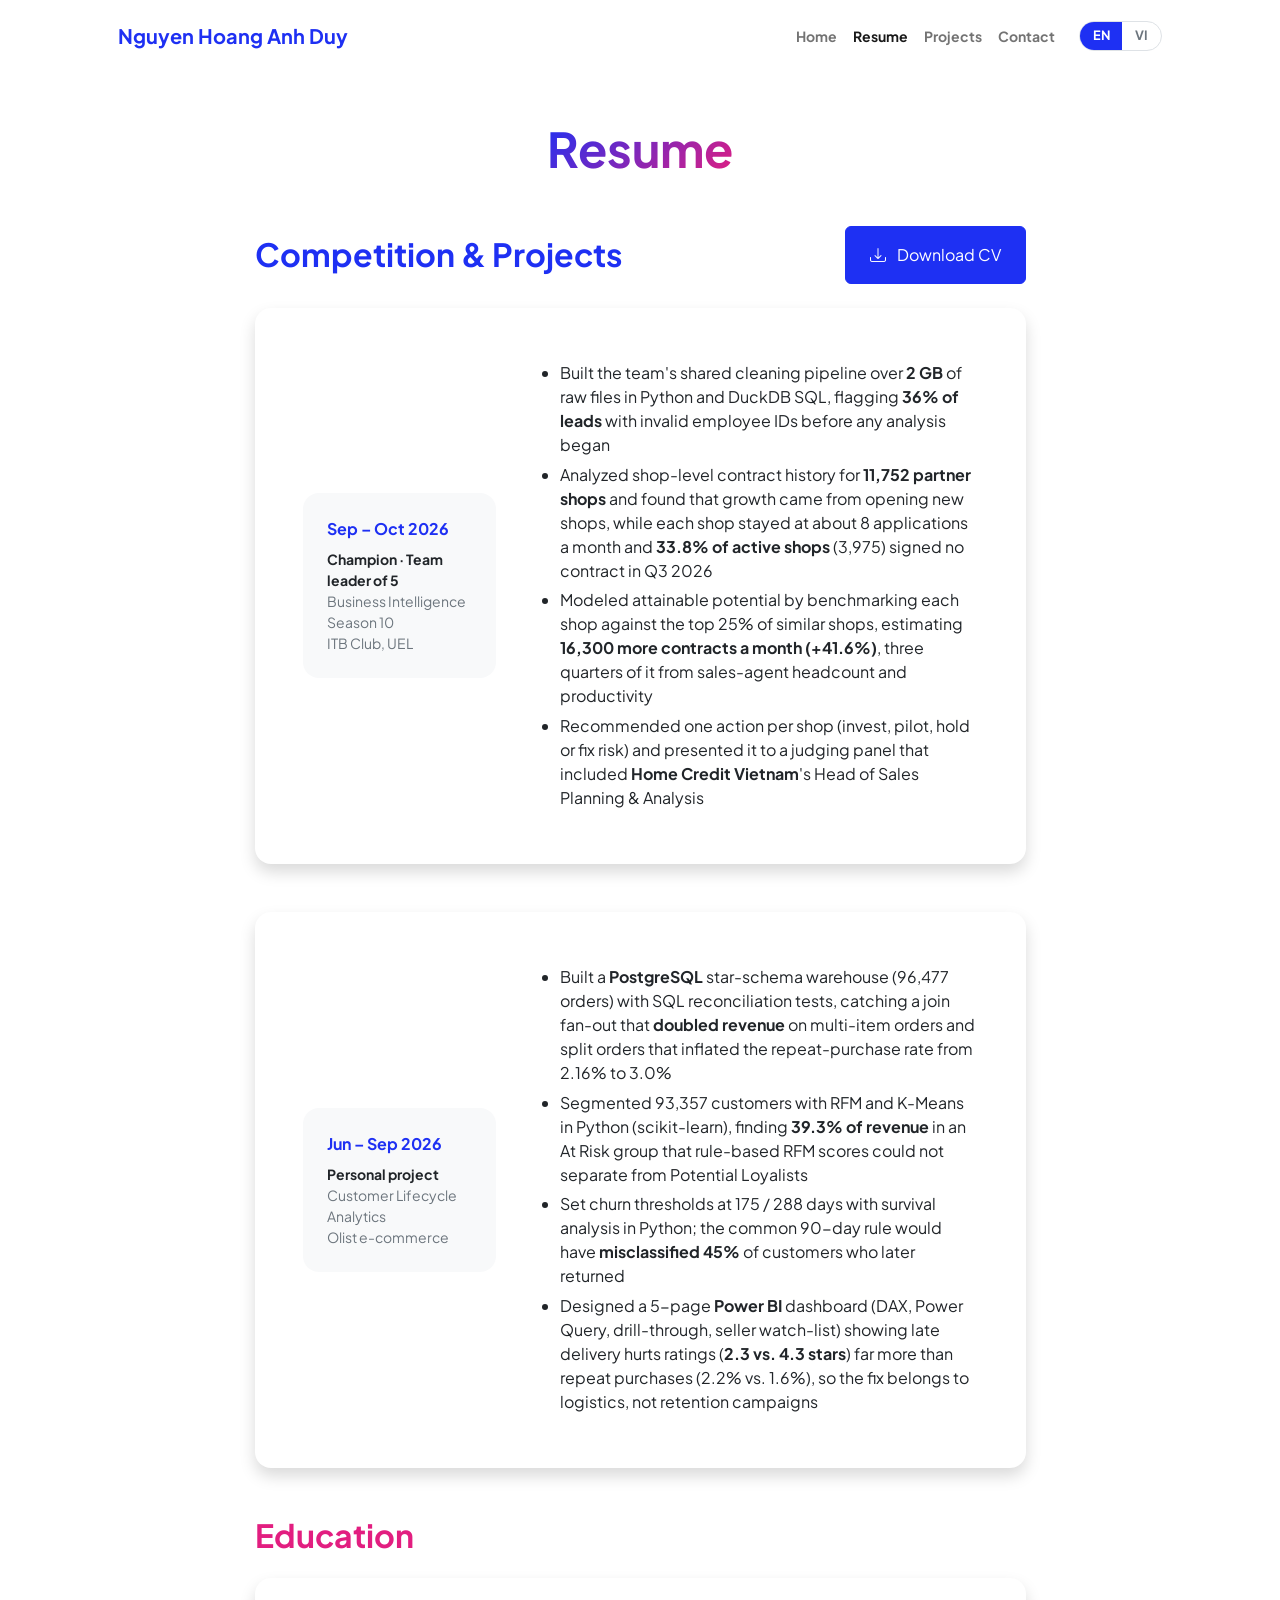
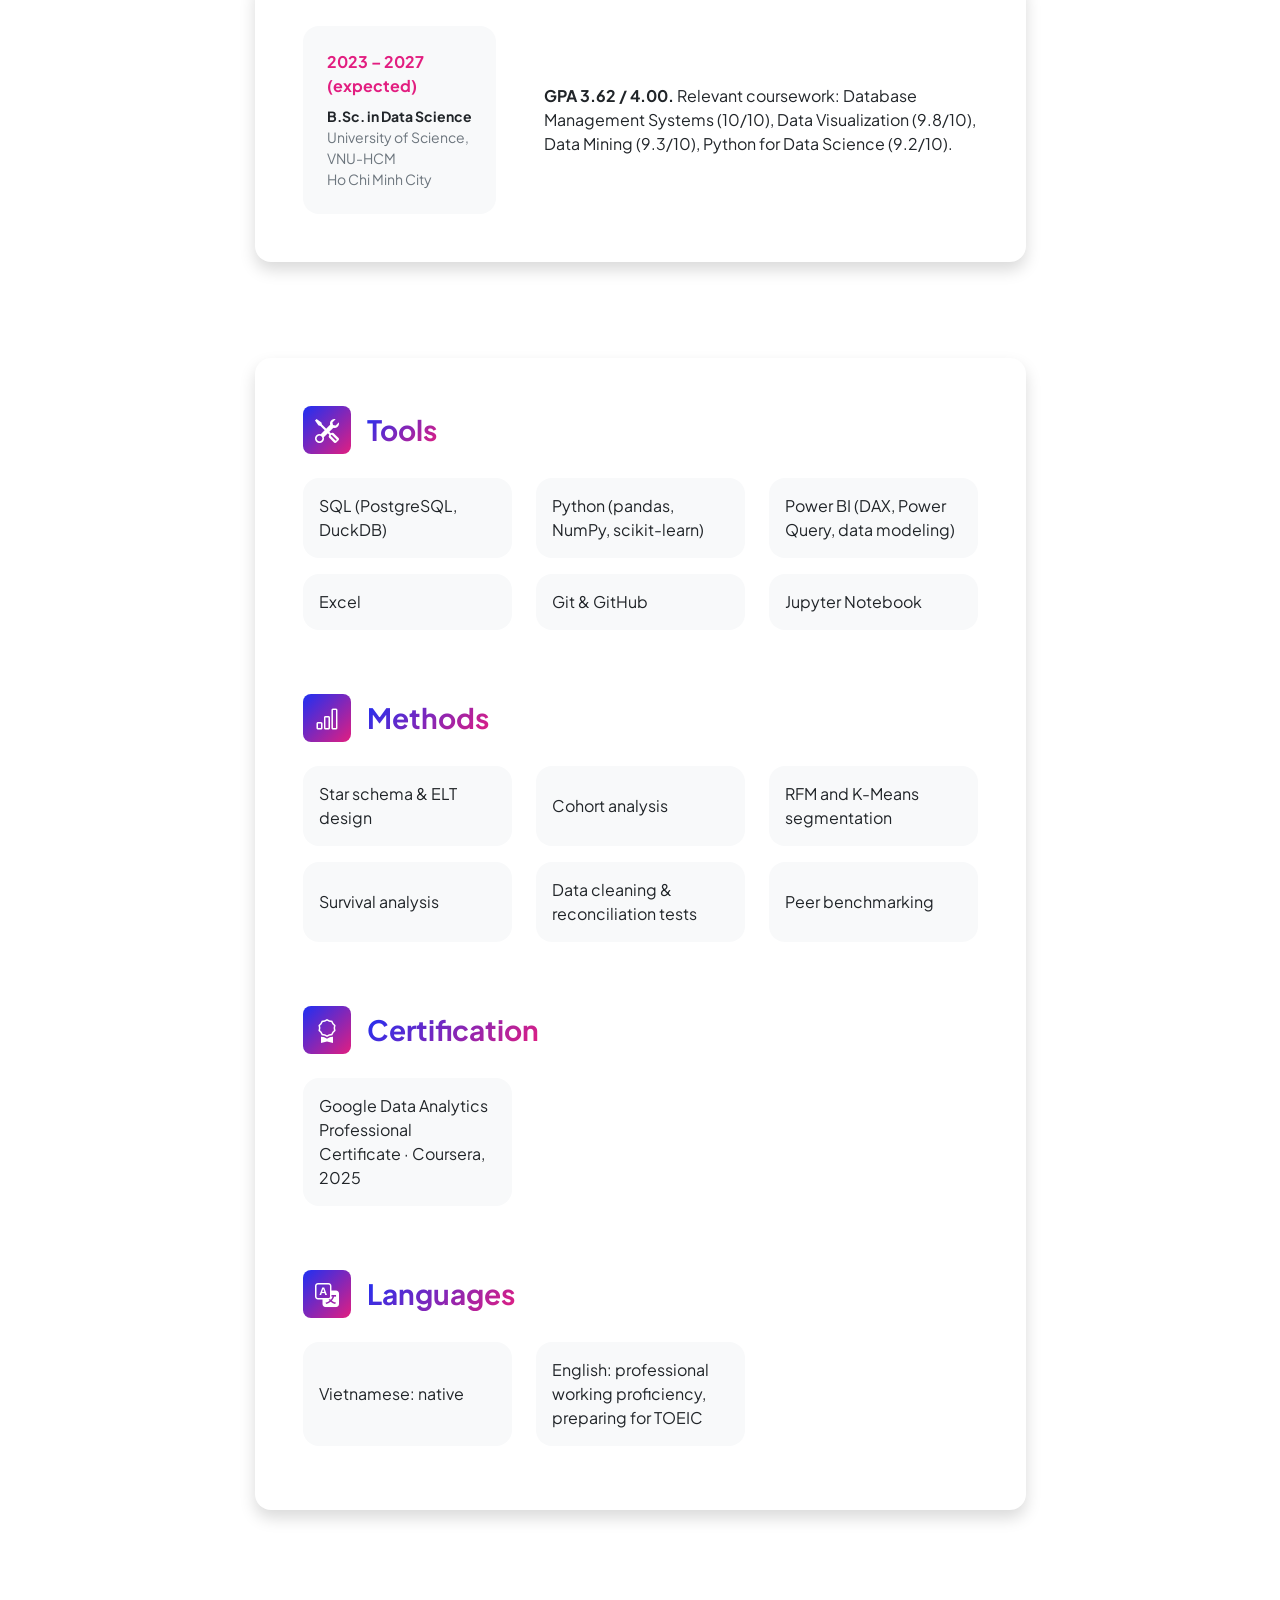
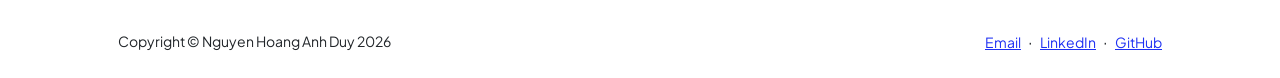
<file: resume.html>
<!DOCTYPE html>
<html lang="en" data-lang="en">
    <head>
        <meta charset="utf-8" />
        <meta name="viewport" content="width=device-width, initial-scale=1, shrink-to-fit=no" />
        <meta name="description" content="Resume of Nguyen Hoang Anh Duy, final-year Data Science student at HCMUS." />
        <meta name="author" content="Nguyen Hoang Anh Duy" />
        <title>Resume – Nguyen Hoang Anh Duy</title>
        <link rel="icon" type="image/x-icon" href="assets/favicon.ico" />
        <link rel="preconnect" href="https://fonts.googleapis.com" />
        <link rel="preconnect" href="https://fonts.gstatic.com" crossorigin />
        <link href="https://fonts.googleapis.com/css2?family=Plus+Jakarta+Sans:wght@300;400;500;600;700;800&amp;display=swap" rel="stylesheet" />
        <link href="https://cdn.jsdelivr.net/npm/bootstrap-icons@1.8.1/font/bootstrap-icons.css" rel="stylesheet" />
        <link href="css/styles.css" rel="stylesheet" />
        <link href="css/custom.css" rel="stylesheet" />
        <script>try{var l=localStorage.getItem('lang');if(l==='vi'||l==='en')document.documentElement.setAttribute('data-lang',l);}catch(e){}</script>
    </head>
    <body class="d-flex flex-column h-100">
        <main class="flex-shrink-0">
            <!-- Navigation-->
            <nav class="navbar navbar-expand-lg navbar-light bg-white py-3">
                <div class="container px-5">
                    <a class="navbar-brand" href="index.html"><span class="fw-bolder text-primary">Nguyen Hoang Anh Duy</span></a>
                    <div class="d-flex align-items-center order-lg-last ms-auto ms-lg-3">
                        <div class="langs" role="group" aria-label="Language">
                            <button type="button" data-set="en" aria-pressed="true">EN</button>
                            <button type="button" data-set="vi" aria-pressed="false">VI</button>
                        </div>
                        <button class="navbar-toggler ms-2" type="button" data-bs-toggle="collapse" data-bs-target="#navbarSupportedContent" aria-controls="navbarSupportedContent" aria-expanded="false" aria-label="Toggle navigation"><span class="navbar-toggler-icon"></span></button>
                    </div>
                    <div class="collapse navbar-collapse" id="navbarSupportedContent">
                        <ul class="navbar-nav ms-auto mb-2 mb-lg-0 small fw-bolder">
                            <li class="nav-item"><a class="nav-link" href="index.html"><span lang="en">Home</span><span lang="vi">Trang chủ</span></a></li>
                            <li class="nav-item"><a class="nav-link active" aria-current="page" href="resume.html"><span lang="en">Resume</span><span lang="vi">Hồ sơ</span></a></li>
                            <li class="nav-item"><a class="nav-link" href="projects.html"><span lang="en">Projects</span><span lang="vi">Dự án</span></a></li>
                            <li class="nav-item"><a class="nav-link" href="contact.html"><span lang="en">Contact</span><span lang="vi">Liên hệ</span></a></li>
                        </ul>
                    </div>
                </div>
            </nav>
            <!-- Page Content-->
            <div class="container px-5 my-5">
                <div class="text-center mb-5">
                    <h1 class="display-5 fw-bolder mb-0"><span class="text-gradient d-inline"><span lang="en">Resume</span><span lang="vi">Hồ sơ</span></span></h1>
                </div>
                <div class="row gx-5 justify-content-center">
                    <div class="col-lg-11 col-xl-9 col-xxl-8">
                        <!-- Experience Section-->
                        <section>
                            <div class="d-flex align-items-center justify-content-between flex-wrap gap-3 mb-4">
                                <h2 class="text-primary fw-bolder mb-0"><span lang="en">Competition &amp; Projects</span><span lang="vi">Cuộc thi &amp; Dự án</span></h2>
                                <a class="btn btn-primary px-4 py-3" href="NguyenHoangAnhDuy_CV.pdf" download>
                                    <div class="d-inline-block bi bi-download me-2"></div>
                                    <span lang="en">Download CV</span><span lang="vi">Tải CV</span>
                                </a>
                            </div>
                            <div class="card shadow border-0 rounded-4 mb-5">
                                <div class="card-body p-5">
                                    <div class="row align-items-center gx-5">
                                        <div class="col text-center text-lg-start mb-4 mb-lg-0">
                                            <div class="bg-light p-4 rounded-4">
                                                <div class="text-primary fw-bolder mb-2"><span lang="en">Sep – Oct 2026</span><span lang="vi">Tháng 9 – 10/2026</span></div>
                                                <div class="small fw-bolder"><span lang="en">Champion &middot; Team leader of 5</span><span lang="vi">Quán quân &middot; Trưởng nhóm 5 người</span></div>
                                                <div class="small text-muted">Business Intelligence Season 10</div>
                                                <div class="small text-muted">ITB Club, UEL</div>
                                            </div>
                                        </div>
                                        <div class="col-lg-8">
                                            <ul class="mb-0 ps-3" lang="en">
                                                <li>Built the team's shared cleaning pipeline over <strong>2 GB</strong> of raw files in Python and DuckDB SQL, flagging <strong>36% of leads</strong> with invalid employee IDs before any analysis began</li>
                                                <li>Analyzed shop-level contract history for <strong>11,752 partner shops</strong> and found that growth came from opening new shops, while each shop stayed at about 8 applications a month and <strong>33.8% of active shops</strong> (3,975) signed no contract in Q3 2026</li>
                                                <li>Modeled attainable potential by benchmarking each shop against the top 25% of similar shops, estimating <strong>16,300 more contracts a month (+41.6%)</strong>, three quarters of it from sales-agent headcount and productivity</li>
                                                <li>Recommended one action per shop (invest, pilot, hold or fix risk) and presented it to a judging panel that included <strong>Home Credit Vietnam</strong>'s Head of Sales Planning &amp; Analysis</li>
                                            </ul>
                                            <ul class="mb-0 ps-3" lang="vi">
                                                <li>Xây pipeline làm sạch dùng chung cho cả nhóm trên <strong>2 GB</strong> dữ liệu thô bằng Python và DuckDB SQL, phát hiện <strong>36% lead</strong> có mã nhân viên không hợp lệ trước khi bắt đầu phân tích</li>
                                                <li>Phân tích lịch sử hợp đồng của <strong>11.752 shop đối tác</strong> và thấy tăng trưởng đến từ mở thêm shop, trong khi mỗi shop vẫn chỉ khoảng 8 hồ sơ mỗi tháng và <strong>33,8% shop đang hoạt động</strong> (3.975 shop) không ký được hợp đồng nào trong quý 3/2026</li>
                                                <li>Ước tính mức có thể đạt của từng shop bằng cách so với 1/4 shop tốt nhất trong nhóm shop giống nó: còn <strong>16.300 hợp đồng mỗi tháng (+41,6%)</strong>, ba phần tư đến từ số lượng và năng suất nhân viên bán hàng</li>
                                                <li>Đề xuất một hành động cho từng shop (đầu tư, thử nghiệm, giữ nguyên hoặc xử lý rủi ro) và thuyết trình trước ban giám khảo có Trưởng bộ phận Sales Planning &amp; Analysis của <strong>Home Credit Vietnam</strong></li>
                                            </ul>
                                        </div>
                                    </div>
                                </div>
                            </div>
                            <div class="card shadow border-0 rounded-4 mb-5">
                                <div class="card-body p-5">
                                    <div class="row align-items-center gx-5">
                                        <div class="col text-center text-lg-start mb-4 mb-lg-0">
                                            <div class="bg-light p-4 rounded-4">
                                                <div class="text-primary fw-bolder mb-2"><span lang="en">Jun – Sep 2026</span><span lang="vi">Tháng 6 – 9/2026</span></div>
                                                <div class="small fw-bolder"><span lang="en">Personal project</span><span lang="vi">Dự án cá nhân</span></div>
                                                <div class="small text-muted">Customer Lifecycle Analytics</div>
                                                <div class="small text-muted">Olist e-commerce</div>
                                            </div>
                                        </div>
                                        <div class="col-lg-8">
                                            <ul class="mb-0 ps-3" lang="en">
                                                <li>Built a <strong>PostgreSQL</strong> star-schema warehouse (96,477 orders) with SQL reconciliation tests, catching a join fan-out that <strong>doubled revenue</strong> on multi-item orders and split orders that inflated the repeat-purchase rate from 2.16% to 3.0%</li>
                                                <li>Segmented 93,357 customers with RFM and K-Means in Python (scikit-learn), finding <strong>39.3% of revenue</strong> in an At Risk group that rule-based RFM scores could not separate from Potential Loyalists</li>
                                                <li>Set churn thresholds at 175 / 288 days with survival analysis in Python; the common 90-day rule would have <strong>misclassified 45%</strong> of customers who later returned</li>
                                                <li>Designed a 5-page <strong>Power BI</strong> dashboard (DAX, Power Query, drill-through, seller watch-list) showing late delivery hurts ratings (<strong>2.3 vs. 4.3 stars</strong>) far more than repeat purchases (2.2% vs. 1.6%), so the fix belongs to logistics, not retention campaigns</li>
                                            </ul>
                                            <ul class="mb-0 ps-3" lang="vi">
                                                <li>Xây data warehouse dạng star schema trên <strong>PostgreSQL</strong> (96.477 đơn hàng) kèm các bước kiểm tra đối chiếu bằng SQL, phát hiện một phép join làm <strong>doanh thu bị nhân đôi</strong> ở đơn nhiều sản phẩm và các đơn bị tách làm tỷ lệ mua lại tăng sai từ 2,16% lên 3,0%</li>
                                                <li>Phân khúc 93.357 khách bằng RFM và K-Means trên Python (scikit-learn): nhóm At Risk chiếm <strong>39,3% doanh thu</strong> nhưng điểm RFM thông thường không tách được nhóm này khỏi nhóm Potential Loyalist</li>
                                                <li>Đặt ngưỡng rời bỏ ở 175 / 288 ngày bằng survival analysis trên Python; quy ước 90 ngày phổ biến sẽ <strong>xếp nhầm 45%</strong> khách sau đó quay lại</li>
                                                <li>Thiết kế dashboard <strong>Power BI</strong> 5 trang (DAX, Power Query, drill-through, danh sách seller cần theo dõi), cho thấy giao trễ làm điểm đánh giá giảm mạnh (<strong>2,3 so với 4,3 sao</strong>) nhưng ít ảnh hưởng tới việc mua lại (2,2% so với 1,6%), nên cần sửa ở khâu giao vận, không phải ở chiến dịch giữ chân khách</li>
                                            </ul>
                                        </div>
                                    </div>
                                </div>
                            </div>
                        </section>
                        <!-- Education Section-->
                        <section>
                            <h2 class="text-secondary fw-bolder mb-4"><span lang="en">Education</span><span lang="vi">Học vấn</span></h2>
                            <div class="card shadow border-0 rounded-4 mb-5">
                                <div class="card-body p-5">
                                    <div class="row align-items-center gx-5">
                                        <div class="col text-center text-lg-start mb-4 mb-lg-0">
                                            <div class="bg-light p-4 rounded-4">
                                                <div class="text-secondary fw-bolder mb-2"><span lang="en">2023 – 2027 (expected)</span><span lang="vi">2023 – 2027 (dự kiến)</span></div>
                                                <div class="small fw-bolder"><span lang="en">B.Sc. in Data Science</span><span lang="vi">Cử nhân Khoa học Dữ liệu</span></div>
                                                <div class="small text-muted"><span lang="en">University of Science, VNU-HCM</span><span lang="vi">ĐH Khoa học Tự nhiên, ĐHQG TP.HCM</span></div>
                                                <div class="small text-muted"><span lang="en">Ho Chi Minh City</span><span lang="vi">TP.HCM</span></div>
                                            </div>
                                        </div>
                                        <div class="col-lg-8">
                                            <p class="mb-0" lang="en"><strong>GPA 3.62 / 4.00.</strong> Relevant coursework: Database Management Systems (10/10), Data Visualization (9.8/10), Data Mining (9.3/10), Python for Data Science (9.2/10).</p>
                                            <p class="mb-0" lang="vi"><strong>GPA 3,62 / 4,00.</strong> Môn học liên quan: Hệ quản trị cơ sở dữ liệu (10/10), Trực quan hóa dữ liệu (9,8/10), Khai thác dữ liệu (9,3/10), Python cho Khoa học dữ liệu (9,2/10).</p>
                                        </div>
                                    </div>
                                </div>
                            </div>
                        </section>
                        <div class="pb-5"></div>
                        <!-- Skills Section-->
                        <section>
                            <div class="card shadow border-0 rounded-4 mb-5">
                                <div class="card-body p-5">
                                    <div class="mb-5">
                                        <div class="d-flex align-items-center mb-4">
                                            <div class="feature bg-primary bg-gradient-primary-to-secondary text-white rounded-3 me-3"><i class="bi bi-tools"></i></div>
                                            <h3 class="fw-bolder mb-0"><span class="text-gradient d-inline"><span lang="en">Tools</span><span lang="vi">Công cụ</span></span></h3>
                                        </div>
                                        <div class="row row-cols-1 row-cols-md-3">
                                            <div class="col mb-3"><div class="d-flex align-items-center bg-light rounded-4 p-3 h-100">SQL (PostgreSQL, DuckDB)</div></div>
                                            <div class="col mb-3"><div class="d-flex align-items-center bg-light rounded-4 p-3 h-100">Python (pandas, NumPy, scikit-learn)</div></div>
                                            <div class="col mb-3"><div class="d-flex align-items-center bg-light rounded-4 p-3 h-100">Power BI (DAX, Power Query, data modeling)</div></div>
                                            <div class="col mb-3"><div class="d-flex align-items-center bg-light rounded-4 p-3 h-100">Excel</div></div>
                                            <div class="col mb-3"><div class="d-flex align-items-center bg-light rounded-4 p-3 h-100">Git &amp; GitHub</div></div>
                                            <div class="col mb-3"><div class="d-flex align-items-center bg-light rounded-4 p-3 h-100">Jupyter Notebook</div></div>
                                        </div>
                                    </div>
                                    <div class="mb-5">
                                        <div class="d-flex align-items-center mb-4">
                                            <div class="feature bg-primary bg-gradient-primary-to-secondary text-white rounded-3 me-3"><i class="bi bi-bar-chart"></i></div>
                                            <h3 class="fw-bolder mb-0"><span class="text-gradient d-inline"><span lang="en">Methods</span><span lang="vi">Phương pháp</span></span></h3>
                                        </div>
                                        <div class="row row-cols-1 row-cols-md-3">
                                            <div class="col mb-3"><div class="d-flex align-items-center bg-light rounded-4 p-3 h-100"><span lang="en">Star schema &amp; ELT design</span><span lang="vi">Thiết kế star schema &amp; ELT</span></div></div>
                                            <div class="col mb-3"><div class="d-flex align-items-center bg-light rounded-4 p-3 h-100">Cohort analysis</div></div>
                                            <div class="col mb-3"><div class="d-flex align-items-center bg-light rounded-4 p-3 h-100"><span lang="en">RFM and K-Means segmentation</span><span lang="vi">Phân khúc RFM và K-Means</span></div></div>
                                            <div class="col mb-3"><div class="d-flex align-items-center bg-light rounded-4 p-3 h-100">Survival analysis</div></div>
                                            <div class="col mb-3"><div class="d-flex align-items-center bg-light rounded-4 p-3 h-100"><span lang="en">Data cleaning &amp; reconciliation tests</span><span lang="vi">Làm sạch dữ liệu &amp; kiểm tra đối chiếu</span></div></div>
                                            <div class="col mb-3"><div class="d-flex align-items-center bg-light rounded-4 p-3 h-100"><span lang="en">Peer benchmarking</span><span lang="vi">So sánh với nhóm tương đồng</span></div></div>
                                        </div>
                                    </div>
                                    <div class="mb-5">
                                        <div class="d-flex align-items-center mb-4">
                                            <div class="feature bg-primary bg-gradient-primary-to-secondary text-white rounded-3 me-3"><i class="bi bi-award"></i></div>
                                            <h3 class="fw-bolder mb-0"><span class="text-gradient d-inline"><span lang="en">Certification</span><span lang="vi">Chứng chỉ</span></span></h3>
                                        </div>
                                        <div class="row row-cols-1 row-cols-md-3">
                                            <div class="col mb-3"><div class="d-flex align-items-center bg-light rounded-4 p-3 h-100">Google Data Analytics Professional Certificate &middot; Coursera, 2025</div></div>
                                        </div>
                                    </div>
                                    <div class="mb-0">
                                        <div class="d-flex align-items-center mb-4">
                                            <div class="feature bg-primary bg-gradient-primary-to-secondary text-white rounded-3 me-3"><i class="bi bi-translate"></i></div>
                                            <h3 class="fw-bolder mb-0"><span class="text-gradient d-inline"><span lang="en">Languages</span><span lang="vi">Ngôn ngữ</span></span></h3>
                                        </div>
                                        <div class="row row-cols-1 row-cols-md-3">
                                            <div class="col mb-3"><div class="d-flex align-items-center bg-light rounded-4 p-3 h-100"><span lang="en">Vietnamese: native</span><span lang="vi">Tiếng Việt: bản ngữ</span></div></div>
                                            <div class="col mb-3"><div class="d-flex align-items-center bg-light rounded-4 p-3 h-100"><span lang="en">English: professional working proficiency, preparing for TOEIC</span><span lang="vi">Tiếng Anh: làm việc chuyên môn được, đang chuẩn bị thi TOEIC</span></div></div>
                                        </div>
                                    </div>
                                </div>
                            </div>
                        </section>
                    </div>
                </div>
            </div>
        </main>
        <!-- Footer-->
        <footer class="bg-white py-4 mt-auto">
            <div class="container px-5">
                <div class="row align-items-center justify-content-between flex-column flex-sm-row">
                    <div class="col-auto"><div class="small m-0">Copyright &copy; Nguyen Hoang Anh Duy 2026</div></div>
                    <div class="col-auto">
                        <a class="small" href="mailto:nguyenhoanganhduy2005@gmail.com">Email</a>
                        <span class="mx-1">&middot;</span>
                        <a class="small" href="https://www.linkedin.com/in/anhduy-nguyenhoang">LinkedIn</a>
                        <span class="mx-1">&middot;</span>
                        <a class="small" href="https://github.com/nhaduy-data">GitHub</a>
                    </div>
                </div>
            </div>
        </footer>
        <script src="https://cdn.jsdelivr.net/npm/bootstrap@5.2.3/dist/js/bootstrap.bundle.min.js"></script>
        <script src="js/scripts.js"></script>
    </body>
</html>
</file>
<file: css/custom.css>
/* Additions on top of Start Bootstrap Personal */
html[data-lang="en"] [lang="vi"], html[data-lang="vi"] [lang="en"] { display: none !important; }

.langs { display: flex; border: 1px solid #dee2e6; border-radius: 999px; overflow: hidden; }
.langs button { font: inherit; font-size: .8rem; font-weight: 700; background: transparent; color: #6c757d; border: 0; padding: .3rem .8rem; cursor: pointer; }
.langs button[aria-pressed="true"] { background: var(--bs-primary); color: #fff; }
.langs button:focus-visible, a:focus-visible { outline: 3px solid var(--bs-primary); outline-offset: 2px; }

.split .srow { display: grid; grid-template-columns: 4.5rem 1fr 4rem; align-items: center; gap: .6rem; margin: .45rem 0; font-size: .9rem; }
.split .srow span { color: #6c757d; }
.split .srow b { text-align: right; font-variant-numeric: tabular-nums; }
.split .bar { height: .8rem; border-radius: .2rem; transform-origin: left; }
.split .bar-a { background: var(--bs-primary); }
.split .bar-b { background: var(--bs-secondary); }
@media (prefers-reduced-motion: no-preference) {
  .split .bar { animation: grow 1.1s cubic-bezier(.2,.7,.2,1) both; }
  .split .bar-b { animation-delay: .5s; }
  @keyframes grow { from { transform: scaleX(0); } to { transform: scaleX(1); } }
}

.mine { color: #6c757d; border-left: 3px solid var(--bs-secondary); padding-left: .8rem; margin: 1rem 0 0; }
.mine strong { color: #212529; }
figure.shot { margin: 1.5rem 0 1.25rem; }
figure.shot img { background: #fff; }
.card ul li { margin: .35rem 0; }

.contact-grid { max-width: 52rem; }
.contact-item { border: 1px solid #e9ecef; transition: border-color .15s; }
.contact-item:hover { border-color: var(--bs-primary); }
.min-w-0 { min-width: 0; }

.about-text p { color: #495057; }
.hl { border: 1px solid #e9ecef; }
.rounds-line { display: grid; grid-template-columns: repeat(3, 1fr); gap: 1rem; counter-reset: r; }
.rounds-line li { position: relative; padding-top: 1rem; border-top: 3px solid #dee2e6; }
.rounds-line li.win { border-top-color: var(--bs-secondary); }
.rounds-line .outcome { color: var(--bs-primary); }
.rounds-line li.win .outcome { color: var(--bs-secondary); }
@media (max-width: 767.98px) { .rounds-line { grid-template-columns: 1fr; } }
.segs { display: inline-flex; flex-wrap: wrap; gap: .25rem; padding: .25rem; background: #f1f3f5; border-radius: 999px; }
.segs .seg { font: inherit; font-size: .9rem; font-weight: 700; border: 0; background: transparent; color: #495057; padding: .45rem 1rem; border-radius: 999px; cursor: pointer; }
.segs .seg:hover { color: var(--bs-primary); }
.segs .seg[aria-selected="true"] { background: #fff; color: var(--bs-primary); box-shadow: 0 .125rem .4rem rgba(0,0,0,.08); }
.segs .seg:focus-visible { outline: 3px solid var(--bs-primary); outline-offset: 2px; }
.round-pane[hidden] { display: none !important; }
.group-head { border-left: 4px solid var(--bs-primary); padding-left: 1rem; }
@media (max-width: 575.98px) {
  .segs { display: grid; grid-template-columns: 1.4fr 1fr 1fr; width: 100%; border-radius: 1rem; }
  .segs .seg { padding: .5rem .4rem; line-height: 1.25; font-size: .85rem; border-radius: .8rem; }
}
.win-gallery { display: flex; flex-wrap: wrap; gap: 1rem; }
.win-gallery figure { --r: 1; flex: var(--r) 1 0; aspect-ratio: var(--r); min-width: 0; margin: 0; overflow: hidden; border-radius: 1rem; box-shadow: 0 .5rem 1rem rgba(0,0,0,.08); }
.win-gallery .g-stage { --r: 1.442; }
.win-gallery .g-solo { --r: .75; }
.win-gallery .g-board { --r: 1; }
.win-gallery a, .win-gallery img { display: block; width: 100%; height: 100%; }
.win-gallery img { object-fit: cover; }
@media (max-width: 767.98px) {
  .win-gallery { gap: .75rem; }
  .win-gallery .g-stage { flex: 0 0 100%; }
}
@media (max-width: 575.98px) {
  .container.px-5 { padding-left: 1rem !important; padding-right: 1rem !important; }
  .navbar-brand { font-size: 1rem; margin-right: .5rem; }
  .navbar-toggler { padding: .25rem .5rem; }
  .card-body.p-5 { padding: 1.5rem !important; }
  .profile .profile-img { width: 100%; height: auto; }
}

/* Bootstrap gx-5 gutters are wider than the container padding on phones: stop the sideways scroll */
@media (max-width: 576px) { .row.gx-5 { --bs-gutter-x: 1.5rem; } }

/* Several screenshots per project: two per row on wider screens, one per row on phones */
.shots { display: grid; grid-template-columns: 1fr; gap: 1.25rem; margin: 1.5rem 0 1.25rem; }
.shots figure { margin: 0; }
.shots img { background: #fff; width: 100%; height: auto; }
@media (min-width: 768px) {
  .shots { grid-template-columns: 1fr 1fr; }
  .shots figure.wide { grid-column: 1 / -1; }
}
</file>
